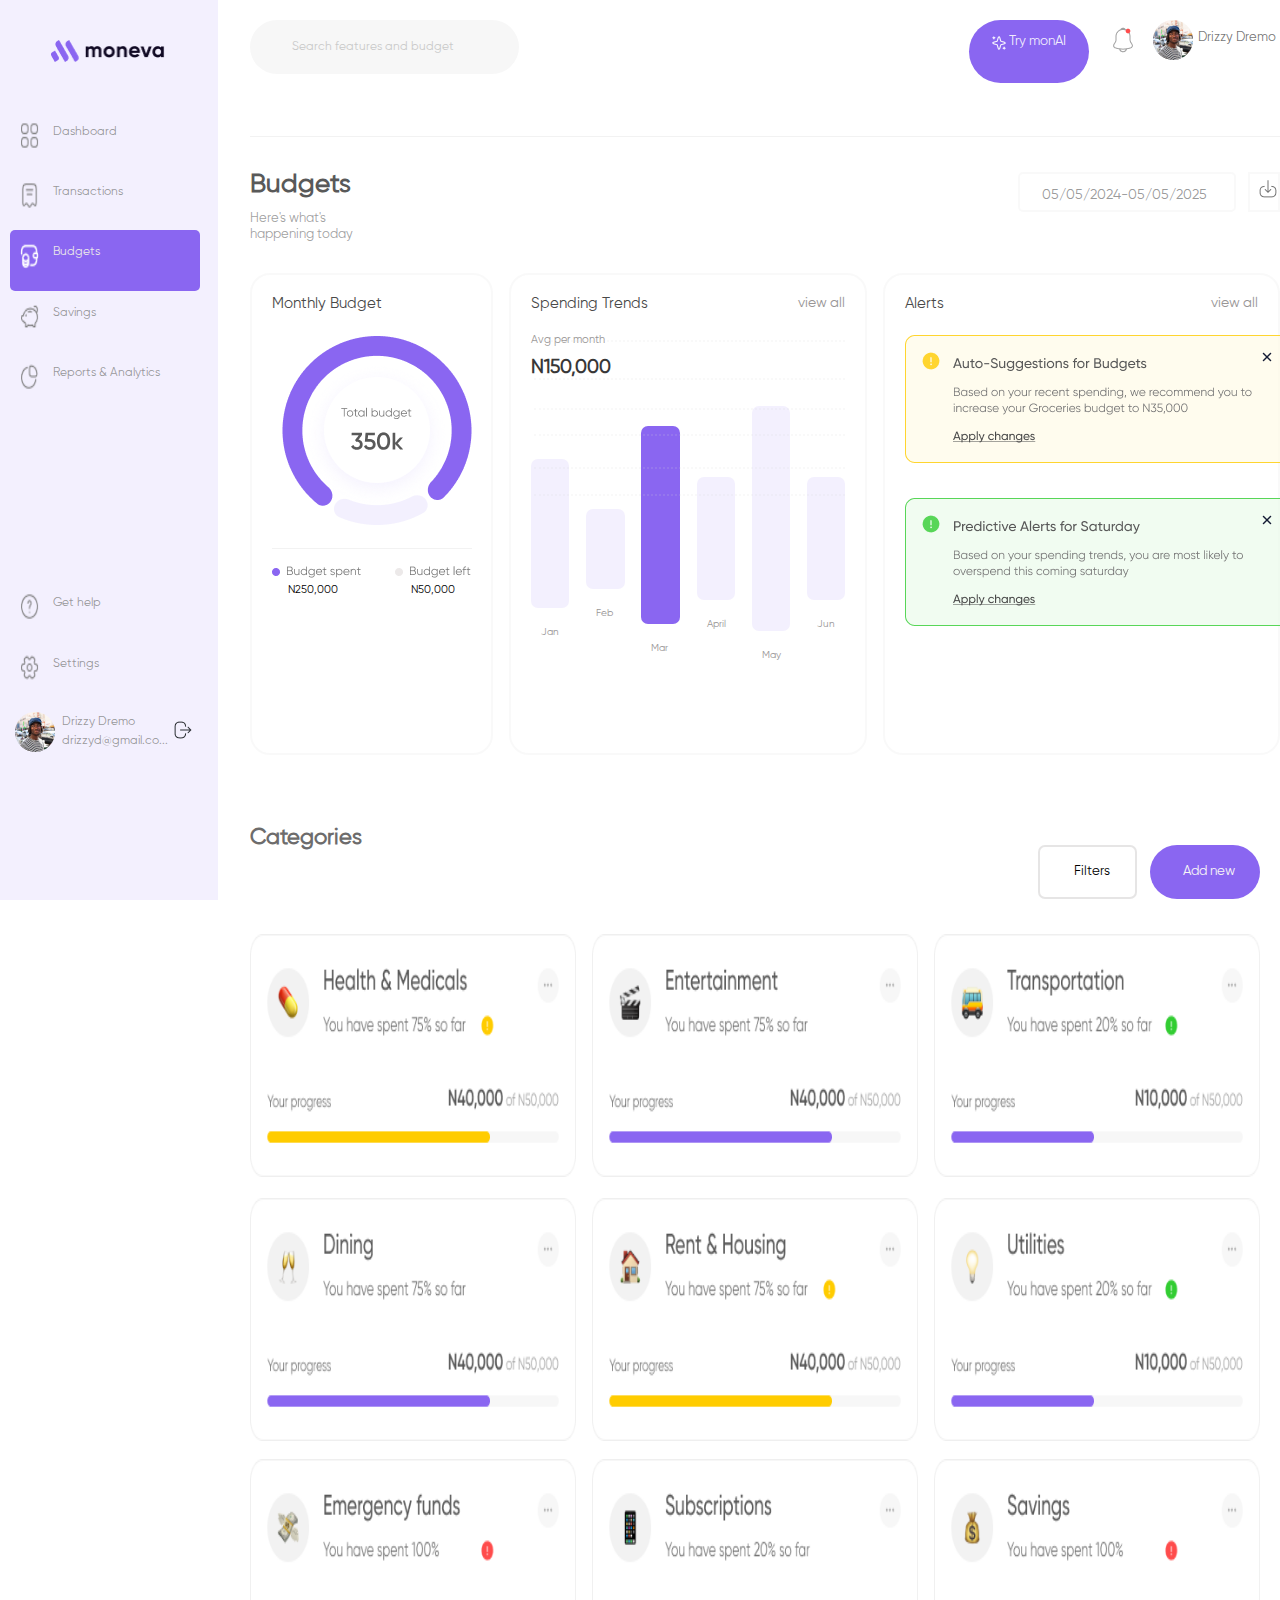
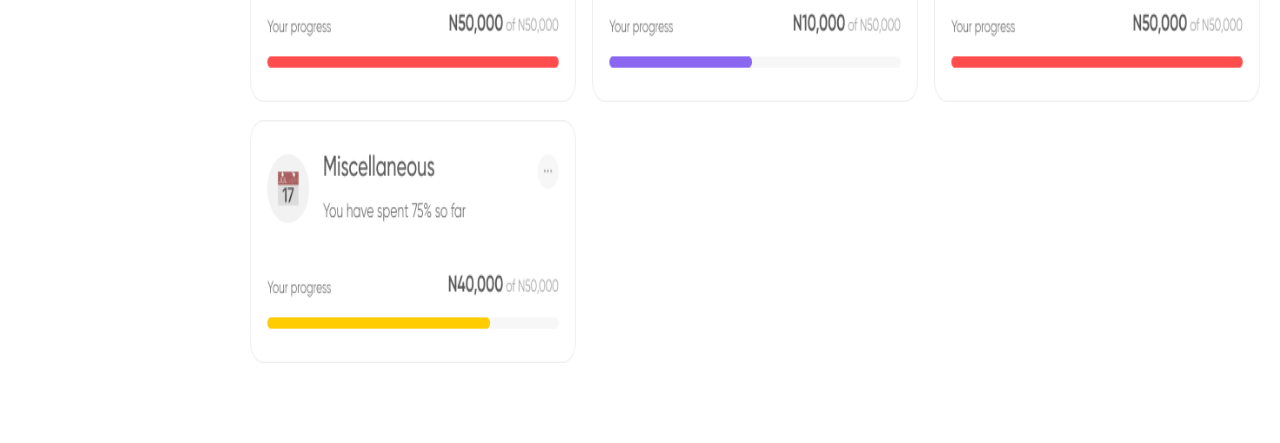
<file: Budgets - Moneva/index.html>
<!DOCTYPE html>
<html lang="en">
  <head>
    <meta charset="UTF-8" />
    <meta name="viewport" content="width=device-width, initial-scale=1.0" />
    <title>Budget</title>
    <link rel="stylesheet" href="budget.css" />
    <link rel="stylesheet" href="budget-tab.css" media="(max-width:1024px)" />
    <link rel="stylesheet" href="budget-mobile.css" media="(max-width:600px)" />
    <link
      rel="stylesheet"
      href="https://cdnjs.cloudflare.com/ajax/libs/font-awesome/6.5.2/css/all.min.css"
      integrity="sha512-SnH5WK+bZxgPHs44uWIX+LLJAJ9/2PkPKZ5QiAj6Ta86w+fsb2TkcmfRyVX3pBnMFcV7oQPJkl9QevSCWr3W6A=="
      crossorigin="anonymous"
      referrerpolicy="no-referrer"
    />
  </head>
  <body>
    <aside>
      <div class="sidebar">
        <img id="site-logo" src="images/Group 34757.png" />
        <ul>
          <div class="grey-menu1">
            <img id="nav-bar-icon-1" src="images/category-white.png" />
            <p><a href="#">Dashboard</a></p>
          </div>
          <div class="grey-menu1">
            <img id="nav-bar-icon-2" src="images/receipt.png" />
            <p><a href="#">Transactions</a></p>
          </div>
          <div class="blue-menu">
            <img id="nav-bar-icon-3" src="images/wallet white.png" />
            <p><a href="#">Budgets</a></p>
          </div>
          <div class="grey-menu1">
            <img id="nav-bar-icon-4" src="images/piggy-bank.png" />
            <p><a href="#">Savings</a></p>
          </div>
          <div class="grey-menu1">
            <img id="nav-bar-icon-5" src="images/graph.png" />
            <p><a href="#">Reports & Analytics</a></p>
          </div>
        </ul>
        <div class="sidebar-footer-opt1">
          <ul>
            <div class="grey-menu1">
              <img id="sidebar-footer-img" src="images/help-circle.png" />
              <p><a href="#">Get help</a></p>
            </div>
            <div class="grey-menu1">
              <img id="sidebar-footer-img" src="images/setting-2.png" />
              <p><a href="#">Settings</a></p>
            </div>
          </ul>
        </div>
        <div class="sidebar-logout">
          <div><img src="images/Avatars.png" /></div>
          <div class="sidebar-logout-text">
            <p>Drizzy Dremo</p>
            <p>drizzyd@gmail.co...</p>
          </div>
          <div class="logout-icon"><img src="images/logout.png" /></div>
        </div>
      </div>
    </aside>
    <div class="main-page">
      <header>
        <div class="header-container">
          <div class="burger-icon2"><i class="fa-solid fa-bars"></i></div>
          <div class="header-search-box">
            <input
              type="search"
              id="search-through"
              name="gsearch"
              placeholder="Search features and budget"
            />
            <i class="fa fa-search"></i>
          </div>
          <div class="header-button-div">
            <button class="btn1">
              <div class="header-button-div-img">
                <img id="header-button-icon" src="images/AI Icon 1.png" />
              </div>
              <div class="header-button-div-text">Try monAI</div>
            </button>
          </div>
          <div class="notification-div">
            <img src="images/notification.png" />
            <img id="red-dot" src="images/Ellipse 17.png" />
          </div>
          <div class="user-box">
            <div><img src="images/Avatars.png" /></div>
            <div class="user-box-name">
              <p>Drizzy Dremo<i class="fa fa-angle-down"></i></p>
            </div>
          </div>
        </div>
         <div class="header-search-box-mobile">
          <input
            type="search"
            id="search-through-mobile"
            name="gsearch-mobile"
            placeholder="Search features and budget"
          />
          <i class="fa fa-search"></i>
        </div>
        <div class="horizontal-line"></div>
      </header>
       <section>
        <div class="dashboard-div">
          <div class="dashboard-slide1">
            <div class="dashboard-text">
              <h2>Budgets</h2>
              <p>Here's what's happening today</p>
            </div>
            <div class="dashboard-date">
              <p><i class="fa fa-calendar"></i>05/05/2024-05/05/2025</p>
            </div>
             <div class="calendar-mobile"><i class="fa fa-calendar"></i></div>
            <div class="dashboard-img-div">
              <img id="dashboard-img" src="images/frame.png" />
            </div>
          </div>
        </section>
        <section>
          <div class="content-slide1">
            <div class="monthly-budget-box">
              <h2>Monthly Budget</h2>
              <img id="monthly-img" src="images/Group 34646.png">
              <div class="monthly-line"></div>
              <div class="budget-tracked-item">
                <div> 
                  <img id="spent-img" src="images/budget-spent.png" />
                  <p>N250,000</p>
                 </div>
              <div> 
                <img id="left-img" src="images/budget-left.png" />
                 <p>N50,000</p>
              </div>
             </div>
            </div>
             <div class="spending-trends-box">
              <div class="spending-item1">
                <div class="spending-slide1-text">
                <h2 class="trends">Spending Trends</h2>
                <p class="average">Avg per month</p>
                <p class="average-figure">N150,000</p>
               </div>
              <div><p class="view">view all</p></div>
              </div>
            <div class="month-graph">
              <div class="jan">
                <p class="jan-chart"></p>
                <p class="tag">Jan</p>
              </div>
              <div class="feb">
                <p class="feb-chart"></p>
                <p class="tag">Feb</p>
              </div>
              <div class="march">
                <p class="march-chart"></p>
                <p class="tag">Mar</p>
              </div>
              <div class="april">
                <p class="april-chart"></p>
                <p class="tag">April</p>
              </div>
              <div class="may">
                <p class="may-chart"></p>
                <p class="tag">May</p>
              </div>
              <div class="june">
                <p class="june-chart"></p>
                <p class="tag">Jun</p>
              </div>
            </div>
            <div class="horizontal-dotted"></div>
            <div class="horizontal-dotted-2"></div>
            <div class="horizontal-dotted-3"></div>
            <div class="horizontal-dotted-4"></div>
            <div class="horizontal-dotted-5"></div>
            <div class="horizontal-dotted-6"></div>
          </div>
           <div class="alerts-container">
              <div class="alerts-heading">
                <div><h2>Alerts</h2></div>
                <div><p class="view">view all</p></div>
              </div>
              <img id="alert-img" src="images/pink-frame.png">
              <img id="alert-img" src="images/green-frame.png">
            </div>
          </div>
           <div class="content-2">
            <div class="category-item">
              <div><h1>Categories</h1></div>
              <div class="categories-right">
                 <div class="mobile-right">
                <button class="filter-btn-mobile"><i class="fa-solid fa-sliders"></i></button>
                <button class="add-btn-mobile"><i class="fa-solid fa-plus"></i></button>
              </div>
                <button class="filter-btn"><i class="fa-solid fa-sliders"></i>Filters</button>
                <button class="add-btn"><i class="fa-solid fa-plus"></i>Add new</button>
              </div>
              
            </div >
            <div class="category-big-list">
            <div class="category-list">
              <div class="category-img-div"><img id="category-img" src="images/health.png"></div>
              <img id="category-img" src="images/entertainment.png">
              <img id="category-img" src="images/transportation.png">
            </div>
              <div class="category-list">
              <img id="category-img" src="images/dining.png">
              <img id="category-img" src="images/rent.png">
              <img id="category-img" src="images/utilities.png">
            </div>
             <div class="category-list">
              <img id="category-img" src="images/emergency.png">
              <img id="category-img" src="images/subscription.png">
              <img id="category-img" src="images/savings.png">
            </div>
             <div class="category-list">
              <img id="category-img" src="images/miscellaneous.png">
              </div>
            </div>
          </div>
        </section>
    </div>
  </body>
</html>
</file>
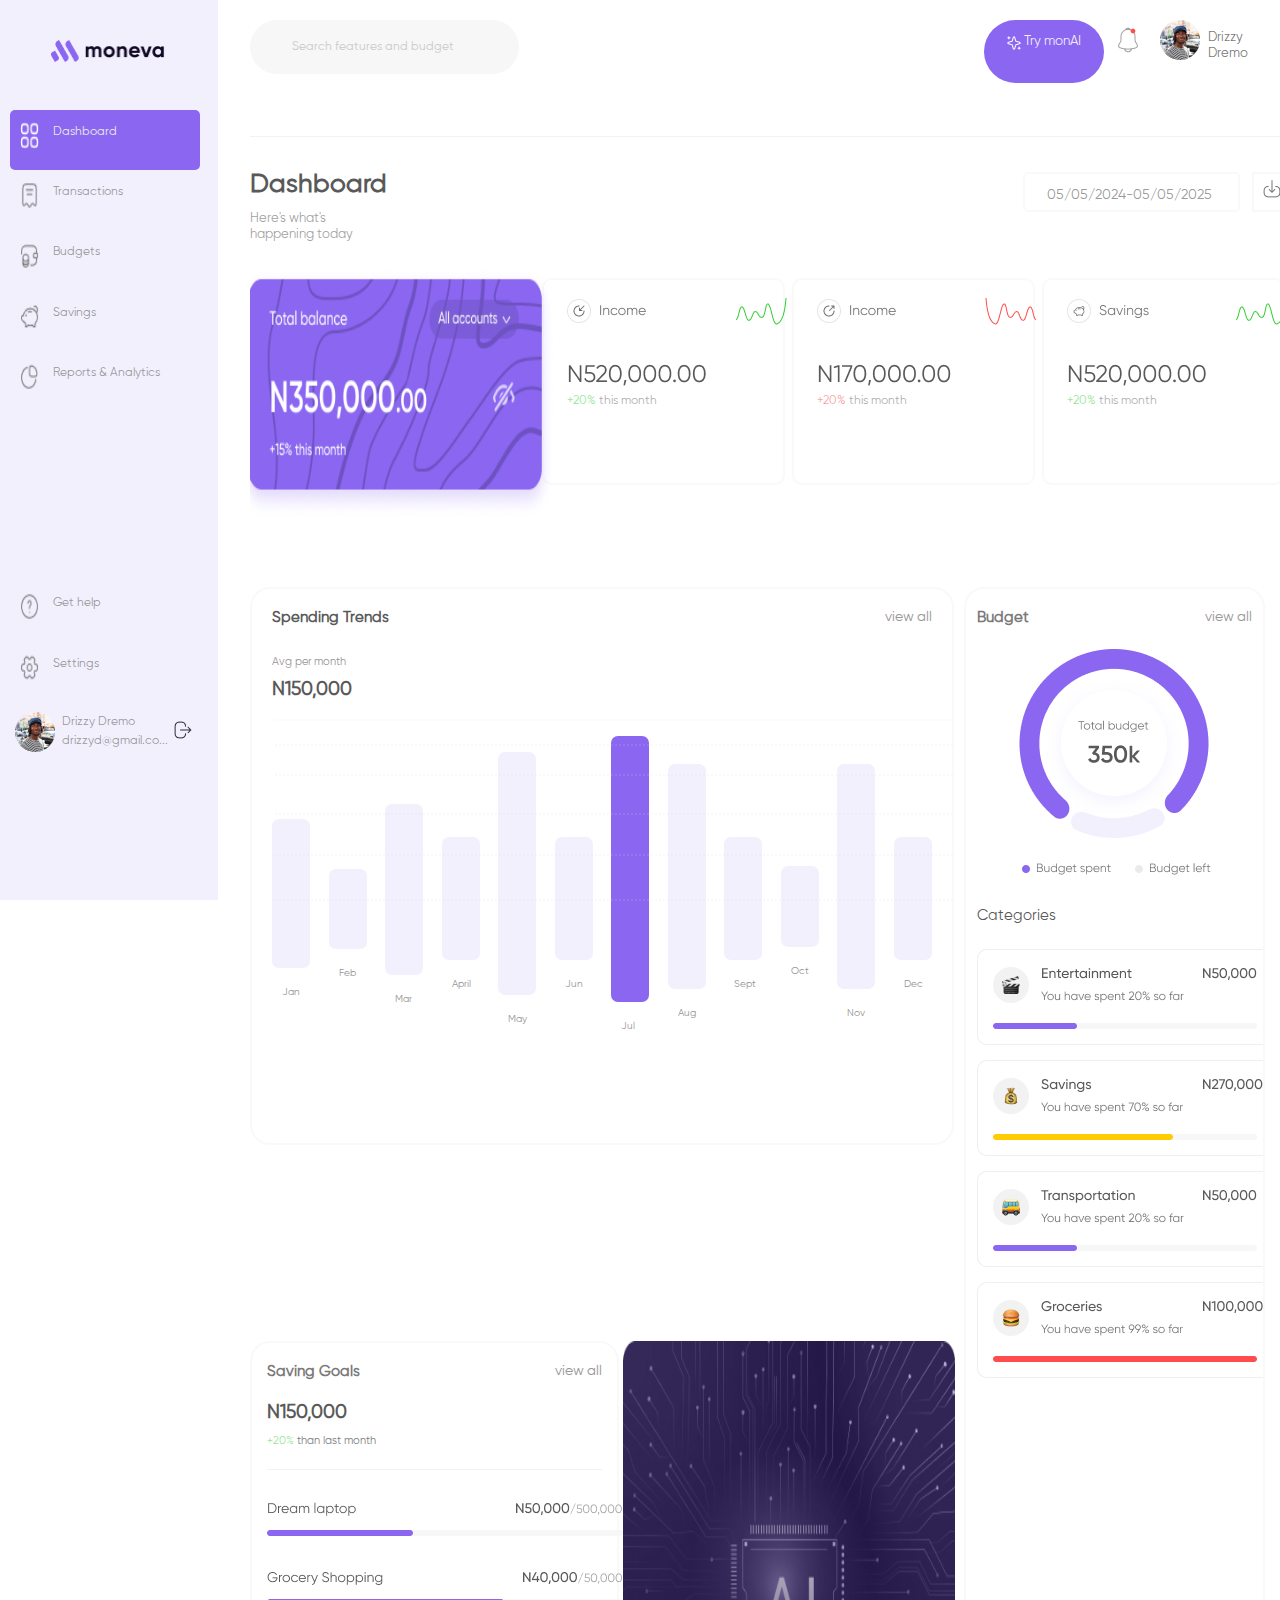
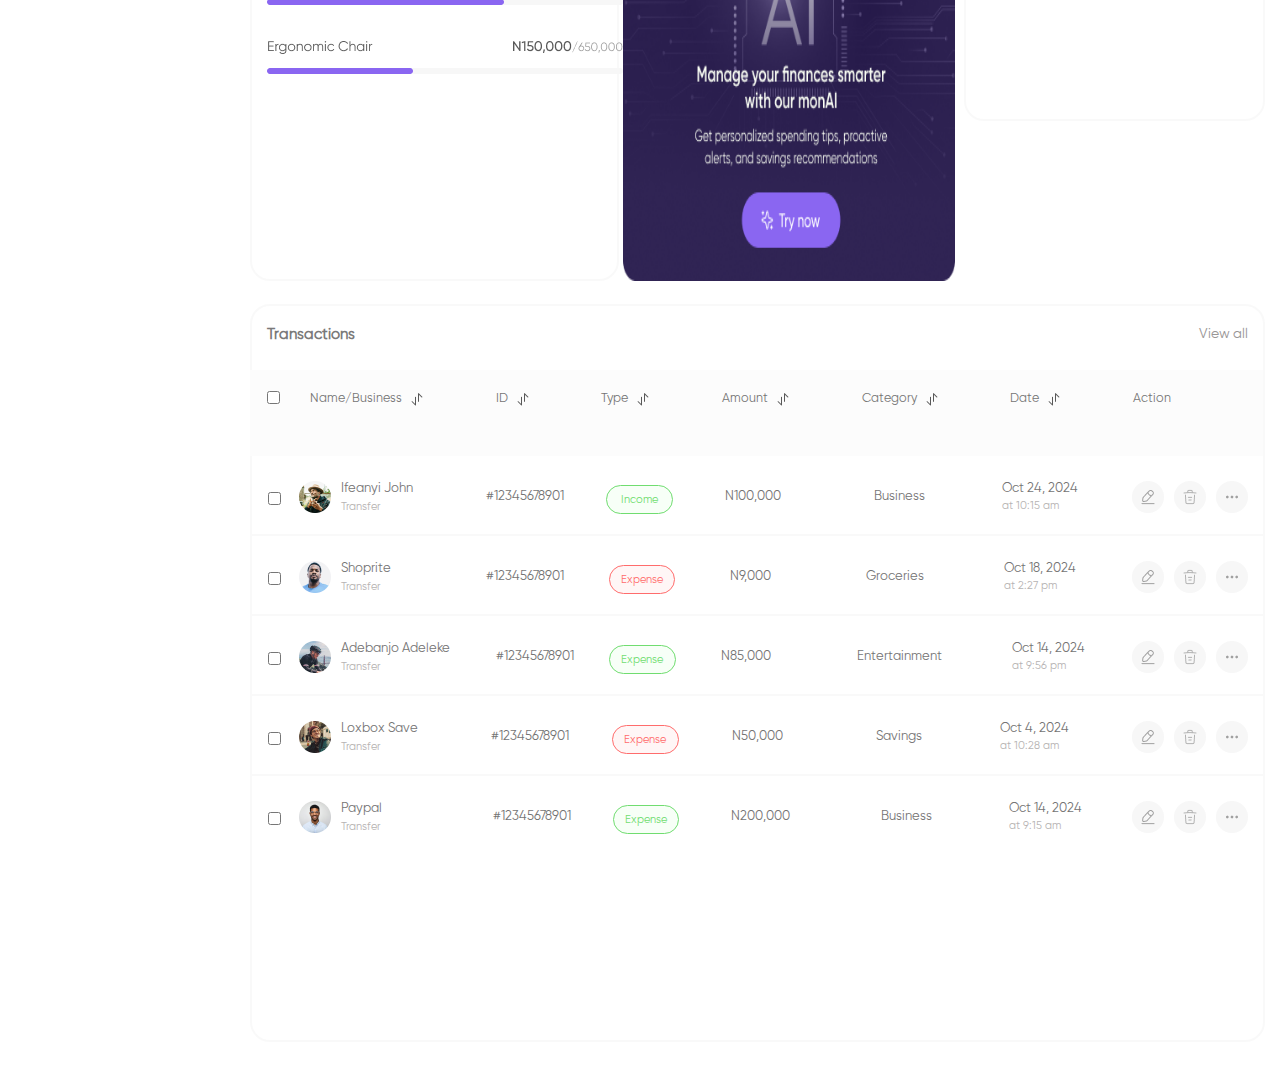
<file: Dashboard-Moneva/index.html>
<!DOCTYPE html>
<html lang="en">
  <head>
    <meta charset="UTF-8" />
    <meta name="viewport" content="width=device-width, initial-scale=1.0" />
    <title>Dashboard</title>
    <link rel="stylesheet" href="dashboard.css" />
    <link
      rel="stylesheet"
      href="dashboard-tab.css"
      media="(max-width:1024px)"
    />
    <link
      rel="stylesheet"
      href="dashboard-mobile.css"
      media="(max-width:600px)"
    />
    <link
      rel="stylesheet"
      href="https://cdnjs.cloudflare.com/ajax/libs/font-awesome/6.5.2/css/all.min.css"
      integrity="sha512-SnH5WK+bZxgPHs44uWIX+LLJAJ9/2PkPKZ5QiAj6Ta86w+fsb2TkcmfRyVX3pBnMFcV7oQPJkl9QevSCWr3W6A=="
      crossorigin="anonymous"
      referrerpolicy="no-referrer"
    />
  </head>
  <body>
    <aside>
      <div class="sidebar">
        <img id="site-logo" src="images/Group 34757.png" />
        <ul>
          <div class="blue-menu">
            <img id="nav-bar-icon-1" src="images/category.png" />
            <p><a href="#">Dashboard</a></p>
          </div>
          <div class="grey-menu1">
            <img id="nav-bar-icon-2" src="images/receipt.png" />
            <p><a href="#">Transactions</a></p>
          </div>
          <div class="grey-menu1">
            <img id="nav-bar-icon-3" src="images/wallet-money.png" />
            <p><a href="#">Budgets</a></p>
          </div>
          <div class="grey-menu1">
            <img id="nav-bar-icon-4" src="images/piggy-bank.png" />
            <p><a href="#">Savings</a></p>
          </div>
          <div class="grey-menu1">
            <img id="nav-bar-icon-5" src="images/graph.png" />
            <p><a href="#">Reports & Analytics</a></p>
          </div>
        </ul>
        <div class="sidebar-footer-opt1">
          <ul>
            <div class="grey-menu1">
              <img id="sidebar-footer-img" src="images/help-circle.png" />
              <p><a href="#">Get help</a></p>
            </div>
            <div class="grey-menu1">
              <img id="sidebar-footer-img" src="images/setting-2.png" />
              <p><a href="#">Settings</a></p>
            </div>
          </ul>
        </div>
        <div class="sidebar-logout">
          <div><img src="images/Avatars.png" /></div>
          <div class="sidebar-logout-text">
            <p>Drizzy Dremo</p>
            <p>drizzyd@gmail.co...</p>
          </div>
          <div class="logout-icon"><img src="images/logout.png" /></div>
        </div>
      </div>
    </aside>
    <div class="main-page">
      <header>
        <div class="header-container">
          <div class="burger-icon2"><i class="fa-solid fa-bars"></i></div>
          <div class="header-search-box">
            <input
              type="search"
              id="search-through"
              name="gsearch"
              placeholder="Search features and budget"
            />
            <i class="fa fa-search"></i>
          </div>
          <div class="header-button-div">
            <button class="btn1">
              <div class="header-button-div-img">
                <img id="header-button-icon" src="images/AI Icon 1.png" />
              </div>
              <div class="header-button-div-text">Try monAI</div>
            </button>
          </div>
          <div class="notification-div">
            <img src="images/notification.png" />
            <img id="red-dot" src="images/Ellipse 17.png" />
          </div>
          <div class="user-box">
            <div><img src="images/Avatars.png" /></div>
            <div class="user-box-name">
              <p>Drizzy Dremo<i class="fa fa-angle-down"></i></p>
            </div>
          </div>
        </div>
        <div class="header-search-box-mobile">
          <input
            type="search"
            id="search-through-mobile"
            name="gsearch-mobile"
            placeholder="Search features and budget"
          />
          <i class="fa fa-search"></i>
        </div>
        <div class="horizontal-line"></div>
      </header>
      <section>
        <div class="dashboard-div">
          <div class="dashboard-slide1">
            <div class="dashboard-text">
              <h2>Dashboard</h2>
              <p>Here's what's happening today</p>
            </div>
            <div class="dashboard-date">
              <p><i class="fa fa-calendar"></i>05/05/2024-05/05/2025</p>
            </div>
            <div class="calendar-mobile"><i class="fa fa-calendar"></i></div>
            <div class="dashboard-img-div">
              <img id="dashboard-img" src="images/frame.png" />
            </div>
          </div>
          <div class="accounts-container">
            <div>
              <img id="first-account" src="images/Group 34750.png" />
            </div>
            <div class="second-account">
              <img src="images/Frame 1437253919.png" />
              <p><span class="green">+20%</span> this month</p>
            </div>
            <div class="third-account">
              <img src="images/income.png" />
              <p><span class="red">+20%</span> this month</p>
            </div>
            <div class="fourth-account">
              <img src="images/savings.png" />
              <p><span class="green">+20%</span> this month</p>
            </div>
          </div>
        </div>
      </section>
      <section>
        <div class="spending-budget">
          <div class="spending-container">
            <div class="spending-slide1">
              <div class="spending-slide1-text">
                <p class="trends">Spending Trends</p>
                <p class="average">Avg per month</p>
                <p class="average-figure">N150,000</p>
              </div>
              <div><p class="view">view all</p></div>
            </div>
            <div class="spending-slide2">
              <div class="jan">
                <p class="jan-chart"></p>
                <p class="tag1">Jan</p>
              </div>
              <div class="feb">
                <p class="feb-chart"></p>
                <p class="tag2">Feb</p>
              </div>
              <div class="march">
                <p class="march-chart"></p>
                <p class="tag3">Mar</p>
              </div>
              <div class="april">
                <p class="april-chart"></p>
                <p class="tag4">April</p>
              </div>
              <div class="may">
                <p class="may-chart"></p>
                <p class="tag5">May</p>
              </div>
              <div class="june">
                <p class="june-chart"></p>
                <p class="tag6">Jun</p>
              </div>
              <div class="july">
                <p class="july-chart"></p>
                <p class="tag7">Jul</p>
              </div>
              <div class="august">
                <p class="august-chart"></p>
                <p class="tag8">Aug</p>
              </div>
              <div class="september">
                <p class="september-chart"></p>
                <p class="tag9">Sept</p>
              </div>
              <div class="oct">
                <p class="oct-chart"></p>
                <p class="tag10">Oct</p>
              </div>
              <div class="nov">
                <p class="nov-chart"></p>
                <p class="tag11">Nov</p>
              </div>
              <div class="dec">
                <p class="dec-chart"></p>
                <p class="tag12">Dec</p>
              </div>
            </div>
            <div class="horizontal-dotted"></div>
            <div class="horizontal-dotted-2"></div>
            <div class="horizontal-dotted-3"></div>
            <div class="horizontal-dotted-4"></div>
            <div class="horizontal-dotted-5"></div>
            <div class="horizontal-dotted-6"></div>
          </div>
          <div class="budget-container">
            <div class="budget-slide1">
              <div class="budget-item1"><p>Budget</p></div>
              <div class="view"><p>view all</p></div>
            </div>
            <div class="budget-circle">
              <img src="images/Group 34646.png" />
            </div>
            <div>
              <img id="spent-img" src="images/budget-spent.png" />
              <img id="left-img" src="images/budget-left.png" />
            </div>
            <div class="categories-item-box">
              <p>Categories</p>
              <img id="categories-img" src="images/entertainment.png" />
              <img id="categories-img" src="images/save.png" />
              <img id="categories-img" src="images/transportation.png" />
              <img id="categories-img2" src="images/groceries.png" />
            </div>
          </div>
        </div>
      </section>
      <section>
        <div class="saving-goals-container">
          <div class="saving-goals">
            <div class="goals-head-item">
              <div class="goals-head-item1"><p>Saving Goals</p></div>
              <div><p class="view">view all</p></div>
            </div>
            <div class="goals-head-item2">
              <p class="average-figure">N150,000</p>
              <p class="last-month">
                <span class="green2">+20%</span> than last month
              </p>
            </div>
            <div class="goals-horizontal"></div>
            <img id="goals-img" src="images/laptop.png" />
            <img id="goals-img" src="images/progress bar savings.png" />
            <img id="goals-img" src="images/chair.png" />
          </div>
          <div><img id="ai-img" src="images/Ai.png" /></div>
        </div>
      </section>
      <section>
        <div class="transactions-container">
          <div class="transactions-head-item">
            <p class="transact">Transactions</p>
            <p class="view">View all</p>
          </div>
          <div class="transaction-header">
            <div class="name-tag">
              <div><input type="checkbox" id="mycheck" /></div>
              <div class="name-tag1"><p>Name/Business</p></div>
              <div><img src="images/transaction-icon.png" /></div>
            </div>
            <div class="remove">
              <div class="name-tag">
                <div class="name-tag1"><p>ID</p></div>
                <div><img src="images/transaction-icon.png" /></div>
              </div>
            </div>
            <div class="remove">
              <div class="name-tag">
                <div class="name-tag1"><p>Type</p></div>
                <div><img src="images/transaction-icon.png" /></div>
              </div>
            </div>
            <div class="adjust">
              <div class="name-tag">
                <div class="name-tag1"><p>Amount</p></div>
                <div><img src="images/transaction-icon.png" /></div>
              </div>
            </div>
            <div class="remove">
              <div class="name-tag">
                <div class="name-tag1"><p>Category</p></div>
                <div><img src="images/transaction-icon.png" /></div>
              </div>
            </div>
            <div class="remove">
              <div class="name-tag">
                <div class="name-tag1"><p>Date</p></div>
                <div><img src="images/transaction-icon.png" /></div>
              </div>
            </div>
            <div class="remove">
              <div class="name-tag">
                <div class="name-tag1"><p>Action</p></div>
              </div>
            </div>
          </div>
          <div class="transaction-detail">
            <div class="transaction-detail-item1">
              <div class="transaction-check">
                <input type="checkbox" id="mycheck" />
              </div>
              <div class="transaction-img-div">
                <img src="images/Ellipse 32.png" />
              </div>
              <div class="transaction-names">
                <p class="definite-name">Ifeanyi John</p>
                <p class="mode">Transfer</p>
              </div>
            </div>
            <div><p class="serial-num">#12345678901</p></div>
            <div><button class="serial-btn">Income</button></div>
            <div><p class="transaction-fig">N100,000</p></div>
            <div class="remove">
              <div>
                <p class="transaction-text">
                  Business<i class="fa fa-caret-down"></i>
                </p>
              </div>
            </div>
            <div class="remove">
              <div>
                <p class="transaction-date">Oct 24, 2024</p>
                <p class="transaction-time">at 10:15 am</p>
              </div>
            </div>
            <div class="remove">
              <div><img src="images/3musketeers.png" /></div>
            </div>
          </div>
          <div class="transaction-detail">
            <div class="transaction-detail-item1">
              <div class="transaction-check">
                <input type="checkbox" id="mycheck" />
              </div>
              <div class="transaction-img-div">
                <img src="images/second-img.png" />
              </div>
              <div class="transaction-names">
                <p class="definite-name">Shoprite</p>
                <p class="mode">Transfer</p>
              </div>
            </div>
            <div><p class="serial-num2">#12345678901</p></div>
            <div><button class="serial-btn2">Expense</button></div>
            <div><p class="transaction-fig">N9,000</p></div>
            <div class="remove">
              <div>
                <p class="transaction-text">
                  Groceries<i class="fa fa-caret-down"></i>
                </p>
              </div>
            </div>
            <div class="remove">
              <div>
                <p class="transaction-date">Oct 18, 2024</p>
                <p class="transaction-time">at 2:27 pm</p>
              </div>
            </div>
            <div class="remove">
              <div><img src="images/3musketeers.png" /></div>
            </div>
          </div>
          <div class="transaction-detail">
            <div class="transaction-detail-item1">
              <div class="transaction-check">
                <input type="checkbox" id="mycheck" />
              </div>
              <div class="transaction-img-div">
                <img src="images/image3.png" />
              </div>
              <div class="transaction-names">
                <p class="definite-name">Adebanjo Adeleke</p>
                <p class="mode">Transfer</p>
              </div>
            </div>
            <div><p class="serial-num3">#12345678901</p></div>
            <div><button class="serial-btn">Expense</button></div>
            <div><p class="transaction-fig">N85,000</p></div>
            <div class="remove">
              <div>
                <p class="transaction-text">
                  Entertainment<i class="fa fa-caret-down"></i>
                </p>
              </div>
            </div>
            <div class="remove">
              <div>
                <p class="transaction-date">Oct 14, 2024</p>
                <p class="transaction-time">at 9:56 pm</p>
              </div>
            </div>
            <div class="remove">
              <div><img src="images/3musketeers.png" /></div>
            </div>
          </div>
          <div class="transaction-detail">
            <div class="transaction-detail-item1">
              <div class="transaction-check">
                <input type="checkbox" id="mycheck" />
              </div>
              <div class="transaction-img-div">
                <img src="images/image4.png" />
              </div>
              <div class="transaction-names">
                <p class="definite-name">Loxbox Save</p>
                <p class="mode">Transfer</p>
              </div>
            </div>
            <div><p class="serial-num">#12345678901</p></div>
            <div><button class="serial-btn2">Expense</button></div>
            <div><p class="transaction-fig">N50,000</p></div>
            <div class="remove">
              <div>
                <p class="transaction-text">
                  Savings<i class="fa fa-caret-down"></i>
                </p>
              </div>
            </div>
            <div class="remove">
              <div>
                <p class="transaction-date">Oct 4, 2024</p>
                <p class="transaction-time">at 10:28 am</p>
              </div>
            </div>
            <div class="remove">
              <div><img src="images/3musketeers.png" /></div>
            </div>
          </div>
          <div class="transaction-detail2">
            <div class="transaction-detail-item1">
              <div class="transaction-check">
                <input type="checkbox" id="mycheck" />
              </div>
              <div class="transaction-img-div">
                <img src="images/image5.png" />
              </div>
              <div class="transaction-names">
                <p class="definite-name">Paypal</p>
                <p class="mode">Transfer</p>
              </div>
            </div>
            <div><p class="serial-num4">#12345678901</p></div>
            <div><button class="serial-btn">Expense</button></div>
            <div><p class="transaction-fig">N200,000</p></div>
            <div class="remove">
              <div>
                <p class="transaction-text">
                  Business<i class="fa fa-caret-down"></i>
                </p>
              </div>
            </div>
            <div class="remove">
              <div>
                <p class="transaction-date">Oct 14, 2024</p>
                <p class="transaction-time">at 9:15 am</p>
              </div>
            </div>
            <div class="remove">
              <div><img src="images/3musketeers.png" /></div>
            </div>
          </div>
        </div>
        <div class="transaction-mobile">
          <div class="mobile-transaction-header">
            <div><p class="transact">Transactions</p></div>
            <div><p class="view">view all</p></div>
          </div>
          <div class="transaction-one">
            <div class="transaction-item1">
              <div class="transaction-img-div">
                <img src="images/Ellipse 32.png" />
              </div>
              <div class="namesss">
                <p class="definite-name">Ifeanyi John</p>
                <p class="mode">Oct 24, 2024</p>
              </div>
            </div>
            <div class="transaction-item2">
              <p class="t-green">+N100,000.00</p>
              <p class="mobile-transfer">Transfer</p>
            </div>
          </div>
          <div class="transaction-one">
            <div class="transaction-item1">
              <div class="transaction-img-div">
                <img src="images/second-img.png" />
              </div>
              <div class="namesss">
                <p class="definite-name">Shoprite</p>
                <p class="mode">Oct 18, 2024</p>
              </div>
            </div>
            <div class="transaction-item2">
              <p class="t-red">-N9,000.00</p>
              <p class="mobile-transfer">Transfer</p>
            </div>
          </div>
          <div class="transaction-one">
            <div class="transaction-item1">
              <div class="transaction-img-div">
                <img src="images/image3.png" />
              </div>
              <div class="namesss">
                <p class="definite-name">Adebanjo Adeleke</p>
                <p class="mode">Oct 14, 2024</p>
              </div>
            </div>
            <div class="transaction-item2">
              <p class="t-green">85,000.00</p>
              <p class="mobile-transfer">Transfer</p>
            </div>
          </div>

          <div class="transaction-one">
            <div class="transaction-item1">
              <div class="transaction-img-div">
                <img src="images/image4.png" />
              </div>
              <div class="namesss">
                <p class="definite-name">LoxBox</p>
                <p class="mode">Oct 4, 2024</p>
              </div>
            </div>
            <div>
              <p class="t-red">-N50,000.00</p>
              <p class="mobile-transfer">Transfer</p>
            </div>
          </div>
          <div class="transaction-one">
            <div class="transaction-item1">
              <div class="transaction-img-div">
                <img src="images/image5.png" />
              </div>
              <div class="namesss">
                <p class="definite-name">Paypal</p>
                <p class="mode">Oct 4, 2024</p>
              </div>
            </div>
            <div>
              <p class="t-green">+N200,000.00</p>
              <p class="mobile-transfer">Transfer</p>
            </div>
          </div>
        </div>
      </section>
    </div>
  </body>
</html>
</file>
<file: Budgets - Moneva/budget.css>
* {
  margin: 0;
  padding: 0;
  box-sizing: border-box;
  font-family: "Gilroy", sans-serif;
}

html {
  font-size: 62.5%;
  scroll-behavior: smooth;
  overflow-x: hidden;
}
@font-face {
  font-family: "Gilroy";
  src: url(font/Gilroy/Gilroy-Regular.otf);
}
.sidebar {
  background-color: #f3f0fe;
  width: 17vw;
  height: 100vh;
  padding-top: 4rem;
  padding-left: 5rem;
  position: fixed;
}
#site-logo {
  width: 9vw;
}
.sidebar ul {
  list-style: none;
  position: relative;
  margin-top: 4.5rem;
}
.sidebar li {
  line-height: 5rem;
}
.sidebar li:hover {
  background-color: rgba(224, 221, 235, 0.2);
}
.sidebar ul li a {
  text-decoration: none;
  font-size: 1.2rem;
  color: rgb(128, 128, 128, 0.8);
  font-weight: 300;
}
.sidebar ul li:hover {
  background-color: rgba(224, 221, 235, 0.2);
  margin-right: 2rem;
}
.blue-menu {
  background-color: #8a66f1;
  display: flex;
  height: 6.7vh;
  margin-left: -4rem;
  margin-right: 1.8rem;
  border-radius: 0.5rem;
  padding-top: 1.2rem;
  padding-left: 1rem;
}
.grey-menu1 {
  display: flex;
  height: 6.7vh;
  margin-left: -4rem;
  margin-right: 1.8rem;
  border-radius: 0.5rem;
  padding-top: 1.2rem;
  padding-left: 1rem;
}
.grey-menu1:hover {
  background-color: rgba(224, 221, 235, 0.2);
  margin-right: 2rem;
  border-radius: 0.1rem;
}
.grey-menu1 a {
  text-decoration: none;
  font-size: 1.2rem;
  color: rgb(128, 128, 128, 0.8);
  font-weight: 300;
  padding-left: 1.4rem;
}
.grey-menu1 p {
  padding-top: 0.3rem;
}
.blue-menu p {
  padding-top: 0.3rem;
}
.blue-menu a {
  text-decoration: none;
  font-size: 1.2rem;
  color: rgb(235, 233, 233);
  font-weight: 300;
  padding-left: 1.4rem;
}
#nav-bar-icon-5 {
  width: 1.5vw;
  height: 3vh;
  padding-left: -3rem;
}
#nav-bar-icon-1 {
  width: 1.5vw;
  height: 3vh;
  padding-left: -3rem;
}
#nav-bar-icon-2 {
  width: 1.5vw;
  height: 3vh;
  padding-left: -3rem;
}
#nav-bar-icon-3 {
  width: 1.5vw;
  height: 3vh;
  padding-left: -3rem;
}
#nav-bar-icon-4 {
  width: 1.5vw;
  height: 3vh;
  padding-left: -3rem;
}
#sidebar-footer-img {
  width: 1.5vw;
  height: 3vh;
  padding-left: -3rem;
}
.sidebar-footer-opt1 {
  margin-top: 17rem;
}
.sidebar-logout {
  display: flex;
  margin-left: -3.5rem;
  margin-top: 1rem;
}
.sidebar-logout-text {
  margin-left: 0.7rem;
  margin-top: 0.3rem;
}
.sidebar-logout-text p {
  font-size: 1.2rem;
  padding-bottom: 0.5rem;
  color: rgb(128, 128, 128, 0.8);
}
.logout-icon {
  margin-top: 0.8rem;
  margin-left: 0.5rem;
}
.main-page {
  margin-left: 25rem;
  display: inline-block;
  overflow-x: hidden;
}
.header-container {
  display: flex;
  height: 12.9vh;
  padding-top: 2rem;
}
.header-search-box {
  position: relative;
}
.burger-icon2 {
  visibility: hidden;
  margin-left: 0rem;
  margin-top: 1.2rem;
}
.fa-bars {
  visibility: visible;
  font-size: 0rem;
}
#search-through {
  width: 21vw;
  height: 6vh;
  border: none;
  border-radius: 7rem;
  background-color: #f7f7f7;
  padding-left: 4.2rem;
}
::placeholder {
  color: rgba(202, 202, 202, 1);
  font-size: 1.2rem;
}
.fa-search {
  position: absolute;
  top: 1.2rem;
  left: 1.8rem;
  font-size: 1.6rem;
  olor: rgba(202, 202, 202, 1);
  color: green;
}
.header-button-div {
  margin-left: 45rem;
}
.btn1 {
  background-color: #8a66f1;
  border-radius: 9rem;
  width: 9.4vw;
  height: 7vh;
  border: none;
  color: rgb(255, 255, 255, 0.9);
  transition: 0.2s;
  display: flex;
}
.btn1:hover {
  background-color: #7a57d8;
}
#header-button-icon {
  padding-top: 2rem;
}
.header-button-div-text {
  padding-top: 1.4rem;
  padding-left: rem;
}
.header-button-div-img {
  margin-top: -0.7rem;
  margin-left: 2rem;
}
.notification-div {
  margin-left: 2rem;
  margin-top: 0.6rem;
  position: relative;
}
#red-dot {
  position: absolute;
  top: 0.2rem;
  left: 1.6rem;
}
.user-box {
  display: flex;
  margin-left: 1.6rem;
}
.user-box-name {
  margin-top: 1rem;
  margin-left: 0.5rem;
}
.user-box-name p {
  font-size: 1.3rem;
  color: rgba(82, 82, 82, 0.8);
}
.fa-angle-down {
  padding-left: 0.3rem;
}
.header-search-box-mobile {
  visibility: hidden;
}
.horizontal-line {
  border-bottom: solid 0.1rem rgb(128, 128, 128, 0.1);
  margin-left: -4rem;
  margin-right: -3rem;
}
.dashboard-div {
  margin-bottom: 3rem;
  padding-top: 3.3rem;
  overflow-x: hidden;
}
.dashboard-slide1 {
  display: flex;
}
.dashboard-text h2 {
  color: rgba(89, 89, 89, 1);
  font-size: 2.6rem;
  padding-bottom: 1rem;
}
.dashboard-text p {
  color: rgba(117, 117, 117, 0.7);
  font-size: 1.3rem;
  font-weight: 300;
}
.dashboard-date {
  margin-left: 63rem;
  margin-top: 0.2rem;
}
.dashboard-date p {
  border: solid 0.2rem rgba(214, 212, 212, 0.15);
  width: 17vw;
  height: 4rem;
  font-size: 1.4rem;
  padding-left: 3.2rem;
  padding-top: 1.1rem;
  color: rgb(128, 128, 128, 0.8);
  border-radius: 0.5rem;
}
.fa-calendar {
  margin-left: -2rem;
  font-size: 1.7rem;
  margin-top: -0.2rem;
  padding-right: 1rem;
}
.dashboard-img-div {
  margin-left: 1.2rem;
  border: solid 0.2rem rgba(214, 212, 212, 0.15);
  width: 3vw;
  height: 4rem;
  padding-left: 0.8rem;
  padding-top: 0.5rem;
  margin-top: 0.2rem;
}
.content-slide1 {
  display: flex;
  justify-content: space-between;
}
.calendar-mobile {
  visibility: hidden;
}
.monthly-budget-box {
  height: 53.5vh;
  width: 19vw;
  border: solid 0.2rem rgba(214, 212, 212, 0.15);
  border-radius: 2rem;
  padding-top: 2rem;
  padding-left: 2rem;
  padding-right: 2rem;
}
.monthly-budget-box h2 {
  color: #494949;
  font-weight: 300;
  padding-bottom: 2.3rem;
}
#monthly-img {
  margin-left: 1rem;
}
.monthly-line {
  border-bottom: solid 0.1rem rgb(128, 128, 128, 0.1);
  margin-top: 2rem;
  width: 20rem;
  margin-bottom: 1.5rem;
}
.budget-tracked-item {
  display: flex;
  justify-content: space-between;
}
.budget-tracked-item p {
  padding-left: 1.6rem;
  font-size: 1.1rem;
}
.spending-trends-box {
  width: 28vw;
  height: 53.5vh;
  border: solid 0.2rem rgba(214, 212, 212, 0.15);
  border-radius: 2rem;
}
.spending-item1 {
  display: flex;
  justify-content: space-between;
  padding-top: 2rem;
  margin-left: 2rem;
  margin-right: 2rem;
  position: relative;
}
.trends {
  color: #494949;
  font-weight: 300;
  padding-bottom: 2rem;
}
.average {
  font-size: 1.1rem;
  color: rgb(153, 150, 150);
  padding-bottom: 1rem;
  font-weight: 300;
}
.average-figure {
  font-size: 1.9rem;
  color: rgb(56, 55, 55);
  font-weight: 800;
}
.view {
  font-size: 1.4rem;
  color: rgb(153, 150, 150);
  font-weight: 300;
}
.month-graph {
  display: flex;
  justify-content: space-between;
  margin-left: 2rem;
  margin-right: 2rem;
}
.jan-chart {
  background-color: #f3f0fe;
  width: 3vw;
  height: 16.6vh;
  border-radius: 0.7rem;
  margin-top: 8rem;
}
.jan-chart:hover {
  background-color: #8a66f1;
}
.tag {
  padding-top: 1.8rem;
  color: rgb(153, 150, 150);
  padding-left: 1rem;
}

.feb-chart {
  background-color: #f3f0fe;
  width: 3vw;
  height: 8.9vh;
  border-radius: 0.7rem;
  margin-top: 13rem;
}
.feb-chart:hover {
  background-color: #8a66f1;
}
.tag {
  padding-top: 1.8rem;
  color: rgb(153, 150, 150);
  padding-left: 1rem;
}

.march-chart {
  background-color: #8a66f1;
  width: 3vw;
  height: 22vh;
  border-radius: 0.7rem;
  margin-top: 4.7rem;
}
.march-chart:hover {
  background-color: #8a66f1;
}

.april-chart {
  background-color: #f3f0fe;
  width: 3vw;
  height: 13.7vh;
  border-radius: 0.7rem;
  margin-top: 9.8rem;
}
.april-chart:hover {
  background-color: #8a66f1;
}

.may-chart {
  background-color: #f3f0fe;
  width: 3vw;
  height: 25vh;
  border-radius: 0.7rem;
  margin-top: 2.7rem;
}
.may-chart:hover {
  background-color: #8a66f1;
}

.june-chart {
  background-color: #f3f0fe;
  width: 3vw;
  height: 13.7vh;
  border-radius: 0.7rem;
  margin-top: 9.8rem;
}
.june-chart:hover {
  background-color: #8a66f1;
}
.horizontal-dotted {
  border-top: dotted 0.2rem rgba(214, 212, 212, 0.15);
  width: 24.3vw;
  margin-left: 2.3rem;
  position: absolute;
  top: 34rem;
}
.horizontal-dotted-2 {
  border-top: dotted 0.2rem rgba(214, 212, 212, 0.15);
  width: 24.3vw;
  margin-left: 2.3rem;
  position: absolute;
  top: 37.8rem;
}
.horizontal-dotted-3 {
  border-top: dotted 0.2rem rgba(214, 212, 212, 0.15);
  width: 24.3vw;
  margin-left: 2.3rem;
  position: absolute;
  top: 40.8rem;
}
.horizontal-dotted-4 {
  border-top: dotted 0.2rem rgba(214, 212, 212, 0.15);
  width: 24.3vw;
  margin-left: 2.3rem;
  position: absolute;
  top: 43.4rem;
}
.horizontal-dotted-5 {
  border-top: dotted 0.2rem rgba(214, 212, 212, 0.15);
  width: 24.3vw;
  margin-left: 2.3rem;
  position: absolute;
  top: 46.7rem;
}
.horizontal-dotted-6 {
  border-top: dotted 0.2rem rgba(214, 212, 212, 0.15);
  width: 24.3vw;
  margin-left: 2.3rem;
  position: absolute;
  top: 49.4rem;
}
.alerts-container {
  height: 53.5vh;
  width: 31vw;
  border: solid 0.2rem rgba(214, 212, 212, 0.15);
  border-radius: 2rem;
  padding-top: 2rem;
  padding-left: 2rem;
  padding-right: 2rem;
}
.alerts-heading {
  display: flex;
  justify-content: space-between;
}
.alerts-heading h2 {
  color: #494949;
  font-weight: 300;
}
#alert-img {
  margin-top: 2.2rem;
  margin-bottom: 1rem;
}
.content-2 {
  margin-top: 7rem;
  margin-right: 2rem;
  height: 135vh;
}
.category-item {
  display: flex;
  justify-content: space-between;
  margin-bottom: 3.5rem;
}
.categories-right {
  margin-left: 60rem;
}
.category-item h1 {
  color: #6d6c6c;
  font-size: 2.2rem;
  font-weight: 600;
}
.filter-btn {
  background-color: #ffffff;
  border: solid 0.2rem rgba(214, 212, 212, 0.6);
  width: 7.7vw;
  height: 6vh;
  border-radius: 0.7rem;
  margin-right: 1rem;
}
.add-btn {
  border-radius: 4rem;
  width: 11rem;
  height: 6vh;
  border: none;
  background-color: #8a66f1;
  color: #f8f6f6;
}
.add-btn:hover {
  background-color: #7e54f3;
}
.filter-btn-mobile {
  visibility: hidden;
}
.add-btn-mobile {
  visibility: hidden;
}
.mobile-right {
  visibility: visible;
}
.category-list {
  display: flex;
  justify-content: space-between;
  margin-bottom: 1.8rem;
}
#category-img {
  width: 25.5vw;
  height: 27vh;
}
.fa-plus {
  padding-right: 0.8rem;
}
.fa-sliders {
  padding-right: 0.8rem;
}
.header-search-box-mobile {
  visibility: hidden;
}
.header-search-box-mobile {
  visibility: hidden;
}
</file>
<file: Budgets - Moneva/budget-tab.css>
* {
  margin: 0;
  padding: 0;
  box-sizing: border-box;
  font-family: "Gilroy", sans-serif;
}

html {
  font-size: 62.5%;
  scroll-behavior: smooth;
  overflow-x: hidden;
}
@font-face {
  font-family: "Gilroy";
  src: url(font/Gilroy/Gilroy-Regular.otf);
}
.sidebar {
  background-color: #f3f0fe;
  width: 17vw;
  height: 100vh;
  padding-top: 4rem;
  padding-left: 5rem;
  position: fixed;
  visibility: hidden;
}
#site-logo {
  width: 9vw;
}
.sidebar ul {
  list-style: none;
  position: relative;
  margin-top: 4.5rem;
}
.sidebar li {
  line-height: 5rem;
}
.sidebar li:hover {
  background-color: rgba(224, 221, 235, 0.2);
}
.sidebar ul li a {
  text-decoration: none;
  font-size: 1.2rem;
  color: rgb(128, 128, 128, 0.8);
  font-weight: 300;
}
.sidebar ul li:hover {
  background-color: rgba(224, 221, 235, 0.2);
  margin-right: 2rem;
}
.blue-menu {
  background-color: #8a66f1;
  display: flex;
  height: 6.7vh;
  margin-left: -4rem;
  margin-right: 1.8rem;
  border-radius: 0.5rem;
  padding-top: 1.2rem;
  padding-left: 1rem;
}
.grey-menu1 {
  display: flex;
  height: 6.7vh;
  margin-left: -4rem;
  margin-right: 1.8rem;
  border-radius: 0.5rem;
  padding-top: 1.2rem;
  padding-left: 1rem;
}
.grey-menu1:hover {
  background-color: rgba(224, 221, 235, 0.2);
  margin-right: 2rem;
  border-radius: 0.1rem;
}
.grey-menu1 a {
  text-decoration: none;
  font-size: 1.2rem;
  color: rgb(128, 128, 128, 0.8);
  font-weight: 300;
  padding-left: 1.4rem;
}
.grey-menu1 p {
  padding-top: 0.3rem;
}
.blue-menu p {
  padding-top: 0.3rem;
}
.blue-menu a {
  text-decoration: none;
  font-size: 1.2rem;
  color: rgb(235, 233, 233);
  font-weight: 300;
  padding-left: 1.4rem;
}
#nav-bar-icon-5 {
  width: 1.5vw;
  height: 3vh;
  padding-left: -3rem;
}
#nav-bar-icon-1 {
  width: 1.5vw;
  height: 3vh;
  padding-left: -3rem;
}
#nav-bar-icon-2 {
  width: 1.5vw;
  height: 3vh;
  padding-left: -3rem;
}
#nav-bar-icon-3 {
  width: 1.5vw;
  height: 3vh;
  padding-left: -3rem;
}
#nav-bar-icon-4 {
  width: 1.5vw;
  height: 3vh;
  padding-left: -3rem;
}
#sidebar-footer-img {
  width: 1.5vw;
  height: 3vh;
  padding-left: -3rem;
}
.sidebar-footer-opt1 {
  margin-top: 17rem;
}
.sidebar-logout {
  display: flex;
  margin-left: -3.5rem;
  margin-top: 1rem;
}
.sidebar-logout-text {
  margin-left: 0.7rem;
  margin-top: 0.3rem;
}
.sidebar-logout-text p {
  font-size: 1.2rem;
  padding-bottom: 0.5rem;
  color: rgb(128, 128, 128, 0.8);
}
.logout-icon {
  margin-top: 0.8rem;
  margin-left: 0.5rem;
}
.main-page {
  margin-left: 0rem;
  display: block;
  overflow-x: hidden;
}
.header-container {
  display: flex;
  height: 12.9vh;
  padding-top: 2rem;
}
.burger-icon2 {
  visibility: visible;
  margin-left: 2rem;
  margin-top: 1.2rem;
}
.fa-bars {
  font-size: 2.5rem;
}
.header-search-box {
  position: relative;
}
#search-through {
  width: 50vw;
  height: 7.2vh;
  border: none;
  border-radius: 7rem;
  background-color: #f7f7f7;
  padding-left: 4.2rem;
  margin-left: 20rem;
}
::placeholder {
  color: rgba(202, 202, 202, 1);
  font-size: 1.5rem;
}
.fa-search {
  position: absolute;
  top: 1.6rem;
  left: 21.5rem;
  font-size: 1.6rem;
  olor: rgba(202, 202, 202, 1);
  color: rgb(219, 214, 214);
}
.header-button-div {
  margin-left: 4rem;
  display: none;
}
.btn1 {
  background-color: #8a66f1;
  border-radius: 9rem;
  width: 9.4vw;
  height: 7vh;
  border: none;
  color: rgb(255, 255, 255, 0.9);
  transition: 0.2s;
  display: flex;
}
.btn1:hover {
  background-color: #7a57d8;
}
#header-button-icon {
  padding-top: 2rem;
}
.header-button-div-text {
  padding-top: 1.4rem;
  padding-left: rem;
}
.header-button-div-img {
  margin-top: -0.7rem;
  margin-left: 2rem;
}
.notification-div {
  margin-left: 2.2rem;
  margin-top: 0.6rem;
  position: relative;
  visibility: hidden;
}
#red-dot {
  position: absolute;
  top: 0.2rem;
  left: 1.6rem;
}
.user-box {
  display: flex;
  margin-left: 10rem;
}
.user-box-name {
  margin-top: 1rem;
  margin-left: 0.8rem;
  visibility: hidden;
}
.user-box-name p {
  font-size: 1.3rem;
  color: rgba(82, 82, 82, 0.8);
}
.fa-angle-down {
  padding-left: 0.7rem;
}
.header-search-box-mobile {
  visibility: hidden;
}
.horizontal-line {
  border-bottom: solid 0.1rem rgb(128, 128, 128, 0.1);
  margin-left: -4rem;
  margin-right: -3rem;
}
.dashboard-div {
  height: 18vh;
  padding-top: 3.3rem;
  overflow-x: hidden;
}
.dashboard-slide1 {
  display: flex;
  padding-left: 2rem;
  padding-right: 3rem;
}
.dashboard-text h2 {
  color: rgba(89, 89, 89, 1);
  font-size: 3rem;
  padding-bottom: 1rem;
}
.dashboard-text p {
  color: rgba(117, 117, 117, 0.7);
  font-size: 1.5rem;
  font-weight: 300;
}
.dashboard-date {
  margin-left: 63rem;
  margin-top: 0.2rem;
}
.dashboard-date p {
  border: solid 0.2rem rgba(214, 212, 212, 0.15);
  width: 22vw;
  height: 4rem;
  font-size: 1.4rem;
  padding-left: 3.2rem;
  padding-top: 1.1rem;
  color: rgb(128, 128, 128, 0.8);
  border-radius: 0.5rem;
  margin-left: -12rem;
}
.fa-calendar {
  margin-left: -2rem;
  font-size: 1.7rem;
  margin-top: -0.2rem;
  padding-right: 1rem;
}
.calendar-mobile {
  visibility: hidden;
}
.dashboard-img-div {
  margin-left: 1.2rem;
  border: solid 0.2rem rgba(214, 212, 212, 0.15);
  width: 4vw;
  height: 4rem;
  padding-left: 0.8rem;
  padding-top: 0.5rem;
  margin-top: 0.2rem;
}
.content-slide1 {
  display: block;
  justify-content: space-between;
  position: relative;
}
.monthly-budget-box {
  height: 53.5vh;
  width: 45vw;
  border: solid 0.2rem rgba(214, 212, 212, 0.15);
  border-radius: 2rem;
  padding-top: 2rem;
  padding-left: 2rem;
  padding-right: 2rem;
  margin-left: 2rem;
}
.monthly-budget-box h2 {
  color: #494949;
  font-weight: 300;
  padding-bottom: 2.3rem;
  text-align: center;
}
#monthly-img {
  margin-left: 11rem;
}
.monthly-line {
  border-bottom: solid 0.1rem rgb(128, 128, 128, 0.1);
  margin-top: 2rem;
  width: 20rem;
  margin-bottom: 1.5rem;
  margin-left: 11rem;
}
.budget-tracked-item {
  display: flex;
  justify-content: space-around;
}
.budget-tracked-item p {
  padding-left: 1.6rem;
  font-size: 1.1rem;
}
.spending-trends-box {
  width: 45vw;
  height: 53.5vh;
  border: solid 0.2rem rgba(214, 212, 212, 0.15);
  border-radius: 2rem;
  position: absolute;
  top: -0.2rem;
  left: 51rem;
}
.spending-item1 {
  display: flex;
  justify-content: space-between;
  padding-top: 2rem;
  margin-left: 2rem;
  margin-right: 2rem;
  position: relative;
}
.trends {
  color: #494949;
  font-weight: 300;
  padding-bottom: 2rem;
}
.average {
  font-size: 1.1rem;
  color: rgb(153, 150, 150);
  padding-bottom: 1rem;
  font-weight: 300;
}
.average-figure {
  font-size: 1.9rem;
  color: rgb(56, 55, 55);
  font-weight: 800;
}
.view {
  font-size: 1.4rem;
  color: rgb(153, 150, 150);
  font-weight: 300;
}
.month-graph {
  display: flex;
  justify-content: space-between;
  margin-left: 2rem;
  margin-right: 2rem;
}
.jan-chart {
  background-color: #f3f0fe;
  width: 3vw;
  height: 16.6vh;
  border-radius: 0.7rem;
  margin-top: 8rem;
}
.jan-chart:hover {
  background-color: #8a66f1;
}
.tag {
  padding-top: 1.8rem;
  color: rgb(153, 150, 150);
  padding-left: 1rem;
}

.feb-chart {
  background-color: #f3f0fe;
  width: 3vw;
  height: 8.9vh;
  border-radius: 0.7rem;
  margin-top: 13rem;
}
.feb-chart:hover {
  background-color: #8a66f1;
}
.tag {
  padding-top: 1.8rem;
  color: rgb(153, 150, 150);
  padding-left: 1rem;
}

.march-chart {
  background-color: #8a66f1;
  width: 3vw;
  height: 22vh;
  border-radius: 0.7rem;
  margin-top: 4.7rem;
}
.march-chart:hover {
  background-color: #8a66f1;
}

.april-chart {
  background-color: #f3f0fe;
  width: 3vw;
  height: 13.7vh;
  border-radius: 0.7rem;
  margin-top: 9.8rem;
}
.april-chart:hover {
  background-color: #8a66f1;
}

.may-chart {
  background-color: #f3f0fe;
  width: 3vw;
  height: 25vh;
  border-radius: 0.7rem;
  margin-top: 2.7rem;
}
.may-chart:hover {
  background-color: #8a66f1;
}

.june-chart {
  background-color: #f3f0fe;
  width: 3vw;
  height: 13.7vh;
  border-radius: 0.7rem;
  margin-top: 9.8rem;
}
.june-chart:hover {
  background-color: #8a66f1;
}
.horizontal-dotted {
  border-top: dotted 0.2rem rgba(214, 212, 212, 0.15);
  width: 39vw;
  margin-left: 2.3rem;
  position: absolute;
  top: 12rem;
}
.horizontal-dotted-2 {
  border-top: dotted 0.2rem rgba(214, 212, 212, 0.15);
  width: 39vw;
  margin-left: 2.3rem;
  position: absolute;
  top: 15rem;
}
.horizontal-dotted-3 {
  border-top: dotted 0.2rem rgba(214, 212, 212, 0.15);
  width: 39vw;
  margin-left: 2.3rem;
  position: absolute;
  top: 18rem;
}
.horizontal-dotted-4 {
  border-top: dotted 0.2rem rgba(214, 212, 212, 0.15);
  width: 39vw;
  margin-left: 2.3rem;
  position: absolute;
  top: 23rem;
}
.horizontal-dotted-5 {
  border-top: dotted 0.2rem rgba(214, 212, 212, 0.15);
  width: 39vw;
  margin-left: 2.3rem;
  position: absolute;
  top: 26rem;
}
.horizontal-dotted-6 {
  border-top: dotted 0.2rem rgba(214, 212, 212, 0.15);
  width: 39vw;
  margin-left: 2.3rem;
  position: absolute;
  top: 29rem;
}
.alerts-container {
  height: 62vh;
  width: 60vw;
  border: solid 0.2rem rgba(214, 212, 212, 0.15);
  border-radius: 2rem;
  padding-top: 2rem;
  padding-left: 2rem;
  padding-right: 2rem;
  margin-top: 3rem;
  margin-left: 18rem;
}
.alerts-heading {
  display: flex;
  justify-content: space-between;
}
.alerts-heading h2 {
  color: #494949;
  font-weight: 300;
}
#alert-img {
  margin-top: 2.2rem;
  margin-bottom: 1rem;
  margin-left: 8rem;
}
.content-2 {
  margin-top: 7rem;
  margin-right: 2rem;
  height: 135vh;
}
.category-item {
  display: flex;
  justify-content: space-between;
  margin-bottom: 3.5rem;
}
.category-item h1 {
  color: #6d6c6c;
  font-size: 2.2rem;
  font-weight: 500;
  padding-left: 2rem;
}
.categories-right {
  margin-left: 60rem;
}
.filter-btn {
  background-color: #ffffff;
  border: solid 0.2rem rgba(214, 212, 212, 0.6);
  width: 7.7vw;
  height: 6vh;
  border-radius: 0.7rem;
  margin-right: 1rem;
}
.add-btn {
  border-radius: 4rem;
  width: 11rem;
  height: 6vh;
  border: none;
  background-color: #8a66f1;
  color: #f8f6f6;
}
.add-btn:hover {
  background-color: #7e54f3;
}
.filter-btn-mobile {
  visibility: hidden;
}
.add-btn-mobile {
  visibility: hidden;
}
.category-list {
  display: flex;
  justify-content: space-between;
  margin-bottom: 1.8rem;
  margin-left: 2rem;
}
#category-img {
  width: 30vw;
  height: 25vh;
}
.fa-plus {
  padding-right: 0.8rem;
}
.fa-sliders {
  padding-right: 0.8rem;
}
</file>
<file: Budgets - Moneva/budget-mobile.css>
* {
  margin: 0;
  padding: 0;
  box-sizing: border-box;
  font-family: "Gilroy", sans-serif;
}

html {
  font-size: 62.5%;
  scroll-behavior: smooth;
  overflow-x: hidden;
}
@font-face {
  font-family: "Gilroy";
  src: url(font/Gilroy/Gilroy-Regular.otf);
}
.sidebar {
  background-color: #f3f0fe;
  width: 17vw;
  height: 100vh;
  padding-top: 4rem;
  padding-left: 5rem;
  position: fixed;
  visibility: hidden;
}
#site-logo {
  width: 9vw;
}
.sidebar ul {
  list-style: none;
  position: relative;
  margin-top: 4.5rem;
}
.sidebar li {
  line-height: 5rem;
}
.sidebar li:hover {
  background-color: rgba(224, 221, 235, 0.2);
}
.sidebar ul li a {
  text-decoration: none;
  font-size: 1.2rem;
  color: rgb(128, 128, 128, 0.8);
  font-weight: 300;
}
.sidebar ul li:hover {
  background-color: rgba(224, 221, 235, 0.2);
  margin-right: 2rem;
}
.blue-menu {
  background-color: #8a66f1;
  display: flex;
  height: 6.7vh;
  margin-left: -4rem;
  margin-right: 1.8rem;
  border-radius: 0.5rem;
  padding-top: 1.2rem;
  padding-left: 1rem;
}
.grey-menu1 {
  display: flex;
  height: 6.7vh;
  margin-left: -4rem;
  margin-right: 1.8rem;
  border-radius: 0.5rem;
  padding-top: 1.2rem;
  padding-left: 1rem;
}
.grey-menu1:hover {
  background-color: rgba(224, 221, 235, 0.2);
  margin-right: 2rem;
  border-radius: 0.1rem;
}
.grey-menu1 a {
  text-decoration: none;
  font-size: 1.2rem;
  color: rgb(128, 128, 128, 0.8);
  font-weight: 300;
  padding-left: 1.4rem;
}
.grey-menu1 p {
  padding-top: 0.3rem;
}
.blue-menu p {
  padding-top: 0.3rem;
}
.blue-menu a {
  text-decoration: none;
  font-size: 1.2rem;
  color: rgb(235, 233, 233);
  font-weight: 300;
  padding-left: 1.4rem;
}
#nav-bar-icon-5 {
  width: 1.5vw;
  height: 3vh;
  padding-left: -3rem;
}
#nav-bar-icon-1 {
  width: 1.5vw;
  height: 3vh;
  padding-left: -3rem;
}
#nav-bar-icon-2 {
  width: 1.5vw;
  height: 3vh;
  padding-left: -3rem;
}
#nav-bar-icon-3 {
  width: 1.5vw;
  height: 3vh;
  padding-left: -3rem;
}
#nav-bar-icon-4 {
  width: 1.5vw;
  height: 3vh;
  padding-left: -3rem;
}
#sidebar-footer-img {
  width: 1.5vw;
  height: 3vh;
  padding-left: -3rem;
}
.sidebar-footer-opt1 {
  margin-top: 17rem;
}
.sidebar-logout {
  display: flex;
  margin-left: -3.5rem;
  margin-top: 1rem;
}
.sidebar-logout-text {
  margin-left: 0.7rem;
  margin-top: 0.3rem;
}
.sidebar-logout-text p {
  font-size: 1.2rem;
  padding-bottom: 0.5rem;
  color: rgb(128, 128, 128, 0.8);
}
.logout-icon {
  margin-top: 0.8rem;
  margin-left: 0.5rem;
}
.main-page {
  margin-left: 0rem;
  display: block;
  overflow-x: hidden;
  overflow-y: hidden;
}
.header-container {
  display: flex;
  height: 12.9vh;
  padding-top: 2rem;
}
.burger-icon2 {
  visibility: visible;
  margin-left: 2rem;
  margin-top: 1.2rem;
}
.fa-bars {
  font-size: 2.5rem;
}
.header-search-box {
  position: relative;
  visibility: hidden;
}
#search-through {
  width: 50vw;
  height: 7.2vh;
  border: none;
  border-radius: 7rem;
  background-color: #f7f7f7;
  padding-left: 4.2rem;
  margin-left: 20rem;
  visibility: hidden;
}
::placeholder {
  color: rgba(202, 202, 202, 1);
  font-size: 1.3rem;
}
.fa-search {
  position: absolute;
  top: 9.7rem;
  left: 5rem;
  font-size: 1.6rem;
  color: rgb(199, 197, 197);
}
.header-search-box-mobile {
  visibility: visible;
}
#search-through-mobile {
  width: 84vw;
  height: 6.6vh;
  border: none;
  border-radius: 7rem;
  background-color: #f7f7f7;
  padding-left: 4.2rem;
  margin-left: 2.8rem;
}
.header-button-div {
  margin-left: 4rem;
  display: none;
}
.btn1 {
  background-color: #8a66f1;
  border-radius: 9rem;
  width: 9.4vw;
  height: 7vh;
  border: none;
  color: rgb(255, 255, 255, 0.9);
  transition: 0.2s;
  display: flex;
}
.btn1:hover {
  background-color: #7a57d8;
}
#header-button-icon {
  padding-top: 2rem;
}
.header-button-div-text {
  padding-top: 1.4rem;
  padding-left: rem;
}
.header-button-div-img {
  margin-top: -0.7rem;
  margin-left: 2rem;
}
.notification-div {
  margin-left: -12rem;
  margin-top: 0.6rem;
  position: relative;
  visibility: visible;
}
#red-dot {
  position: absolute;
  top: 0.2rem;
  left: 1.6rem;
}
.user-box {
  display: flex;
  margin-left: 2rem;
}
.user-box-name {
  margin-top: 1rem;
  margin-left: -11rem;
  visibility: hidden;
}
.user-box-name p {
  font-size: 1.3rem;
  color: rgba(82, 82, 82, 0.8);
  padding-top: 0.3rem;
}
.fa-angle-down {
  padding-left: 0.7rem;
  visibility: hidden;
}
.horizontal-line {
  border-bottom: solid 0.1rem rgb(128, 128, 128, 0.1);
  margin-left: -4rem;
  margin-right: -3rem;
  margin-top: 1rem;
  visibility: hidden;
}
.dashboard-div {
  height: 20vh;
  padding-top: 3.3rem;
  overflow-x: hidden;
  margin-top: -2rem;
  overflow-y: hidden;
}
.dashboard-slide1 {
  display: flex;
  padding-left: 2rem;
  padding-right: 3rem;
}
.dashboard-text h2 {
  color: rgba(89, 89, 89, 1);
  font-size: 2.5rem;
  padding-bottom: 1rem;
}
.dashboard-text p {
  color: rgba(117, 117, 117, 0.7);
  font-size: 1.5rem;
  font-weight: 300;
}
.dashboard-date {
  margin-left: 10rem;
  margin-top: 0.2rem;
}
.dashboard-date p {
  border: solid 0.2rem rgba(214, 212, 212, 0.15);
  width: 22vw;
  height: 4rem;
  font-size: 1.4rem;
  padding-left: 3.2rem;
  padding-top: 1.1rem;
  color: rgb(128, 128, 128, 0.8);
  border-radius: 0.5rem;
  margin-left: -12rem;
  visibility: hidden;
}
.calendar-mobile {
  visibility: visible;
  margin-left: 7rem;
}
.fa-calendar {
  margin-left: -2rem;
  font-size: 1.7rem;
  margin-top: 1rem;
  padding-right: 1rem;
  padding-left: 0.8rem;
  padding-top: 0.8rem;
  border: solid 0.1rem rgba(63, 62, 62, 0.15);
  width: 6.7vw;
  height: 3.8rem;
  color: rgb(219, 214, 214);
  border-radius: 0.5rem;
}
.dashboard-img-div {
  margin-left: 1.2rem;
  border: solid 0.1rem rgba(63, 62, 62, 0.15);
  width: 7.3vw;
  height: 4.2rem;
  padding-left: 0.6rem;
  padding-top: 0.5rem;
  margin-top: 0.85rem;
  margin-left: 2rem;
  border-radius: 0.5rem;
}
.content-slide1 {
  display: block;
  justify-content: space-between;
  position: relative;
}
.monthly-budget-box {
  height: 53.5vh;
  width: 88vw;
  border: solid 0.2rem rgba(214, 212, 212, 0.15);
  border-radius: 2rem;
  padding-top: 2rem;
  padding-left: 2rem;
  padding-right: 2rem;
  margin-left: 2rem;
}
.monthly-budget-box h2 {
  color: #494949;
  font-weight: 300;
  padding-bottom: 2.3rem;
  text-align: center;
}
#monthly-img {
  margin-left: 11rem;
}
.monthly-line {
  border-bottom: solid 0.1rem rgb(128, 128, 128, 0.1);
  margin-top: 2rem;
  width: 20rem;
  margin-bottom: 1.5rem;
  margin-left: 11rem;
}
.budget-tracked-item {
  display: flex;
  justify-content: space-around;
}
.budget-tracked-item p {
  padding-left: 1.6rem;
  font-size: 1.1rem;
}
.spending-trends-box {
  width: 88vw;
  height: 53.5vh;
  border: solid 0.2rem rgba(214, 212, 212, 0.15);
  border-radius: 2rem;
  position: absolute;
  top: 36rem;
  left: 2rem;
}
.spending-item1 {
  display: flex;
  justify-content: space-between;
  padding-top: 2rem;
  margin-left: 2rem;
  margin-right: 2rem;
  position: relative;
}
.trends {
  color: #494949;
  font-weight: 300;
  padding-bottom: 2rem;
}
.average {
  font-size: 1.1rem;
  color: rgb(153, 150, 150);
  padding-bottom: 1rem;
  font-weight: 300;
}
.average-figure {
  font-size: 1.9rem;
  color: rgb(56, 55, 55);
  font-weight: 800;
}
.view {
  font-size: 1.4rem;
  color: rgb(153, 150, 150);
  font-weight: 300;
}
.month-graph {
  display: flex;
  justify-content: space-between;
  margin-left: 2rem;
  margin-right: 2rem;
}
.jan-chart {
  background-color: #f3f0fe;
  width: 8vw;
  height: 16.6vh;
  border-radius: 0.7rem;
  margin-top: 8rem;
}
.jan-chart:hover {
  background-color: #8a66f1;
}
.tag {
  padding-top: 1.8rem;
  color: rgb(153, 150, 150);
  padding-left: 1rem;
}

.feb-chart {
  background-color: #f3f0fe;
  width: 8vw;
  height: 8.9vh;
  border-radius: 0.7rem;
  margin-top: 13rem;
}
.feb-chart:hover {
  background-color: #8a66f1;
}
.tag {
  padding-top: 1.8rem;
  color: rgb(153, 150, 150);
  padding-left: 1rem;
}

.march-chart {
  background-color: #8a66f1;
  width: 8vw;
  height: 22vh;
  border-radius: 0.7rem;
  margin-top: 4.7rem;
}
.march-chart:hover {
  background-color: #8a66f1;
}

.april-chart {
  background-color: #f3f0fe;
  width: 8vw;
  height: 13.7vh;
  border-radius: 0.7rem;
  margin-top: 9.8rem;
}
.april-chart:hover {
  background-color: #8a66f1;
}

.may-chart {
  background-color: #f3f0fe;
  width: 8vw;
  height: 25vh;
  border-radius: 0.7rem;
  margin-top: 2.7rem;
}
.may-chart:hover {
  background-color: #8a66f1;
}

.june-chart {
  background-color: #f3f0fe;
  width: 8vw;
  height: 13.7vh;
  border-radius: 0.7rem;
  margin-top: 9.8rem;
}
.june-chart:hover {
  background-color: #8a66f1;
}
.horizontal-dotted {
  border-top: dotted 0.2rem rgba(214, 212, 212, 0.15);
  width: 74vw;
  margin-left: 2.3rem;
  position: absolute;
  top: 12rem;
}
.horizontal-dotted-2 {
  border-top: dotted 0.2rem rgba(214, 212, 212, 0.15);
  width: 74vw;
  margin-left: 2.3rem;
  position: absolute;
  top: 15rem;
}
.horizontal-dotted-3 {
  border-top: dotted 0.2rem rgba(214, 212, 212, 0.15);
  width: 74vw;
  margin-left: 2.3rem;
  position: absolute;
  top: 18rem;
}
.horizontal-dotted-4 {
  border-top: dotted 0.2rem rgba(214, 212, 212, 0.15);
  width: 74vw;
  margin-left: 2.3rem;
  position: absolute;
  top: 23rem;
}
.horizontal-dotted-5 {
  border-top: dotted 0.2rem rgba(214, 212, 212, 0.15);
  width: 74vw;
  margin-left: 2.3rem;
  position: absolute;
  top: 26rem;
}
.horizontal-dotted-6 {
  border-top: dotted 0.2rem rgba(214, 212, 212, 0.15);
  width: 74vw;
  margin-left: 2.3rem;
  position: absolute;
  top: 29rem;
}
.alerts-container {
  height: 62vh;
  width: 88vw;
  border: solid 0.2rem rgba(214, 212, 212, 0.15);
  border-radius: 2rem;
  padding-top: 2rem;
  padding-left: 2rem;
  padding-right: 2rem;
  margin-top: 40rem;
  margin-left: 2rem;
}
.alerts-heading {
  display: flex;
  justify-content: space-between;
}
.alerts-heading h2 {
  color: #494949;
  font-weight: 270;
}
#alert-img {
  margin-top: 2.2rem;
  margin-bottom: 1rem;
  margin-left: 0.5rem;
}
.content-2 {
  margin-top: 7rem;
  margin-right: 2rem;
  height: 268vh;
}
.category-item {
  display: flex;
  justify-content: space-between;
  margin-bottom: 3.5rem;
}
.category-item h1 {
  color: #6d6c6c;
  font-size: 2.2rem;
  font-weight: 500;
  padding-left: 2rem;
}
.filter-btn {
  background-color: #ffffff;
  border: solid 0.2rem rgba(214, 212, 212, 0.6);
  width: 20vw;
  height: 6vh;
  border-radius: 0.7rem;
  margin-right: 1rem;
  visibility: hidden;
}
.add-btn {
  border-radius: 4rem;
  width: 11rem;
  height: 6vh;
  border: none;
  background-color: #8a66f1;
  color: #f8f6f6;
  visibility: hidden;
}
.add-btn:hover {
  background-color: #7e54f3;
}
.filter-btn-mobile {
  visibility: visible;
  background-color: #ffffff;
  border: solid 0.1rem rgba(214, 212, 212, 0.6);
  width: 7vw;
  height: 5.8vh;
  border-radius: 0.7rem;
  margin-right: 1rem;
  padding-left: 0.6rem;
  font-size: 2rem;
}
.add-btn-mobile {
  visibility: visible;
}
.add-btn-mobile {
  border-radius: 0.7rem;
  width: 7vw;
  height: 5.5vh;
  border: none;
  background-color: #8a66f1;
  color: #f8f6f6;
  padding-left: 0.6rem;
}
.category-list {
  display: block;
  justify-content: space-between;
  margin-bottom: 1.8rem;
  margin-left: 2rem;
}
#category-img {
  width: 60vw;
  height: 22vh;
  margin-left: 1rem;
  margin-bottom: 1.5rem;
}
.fa-plus {
  padding-right: 0.8rem;
}
.fa-sliders {
  padding-right: 0.8rem;
}
.category-big-list {
  margin-top: -9rem;
}
</file>
<file: Dashboard-Moneva/dashboard.css>
* {
  margin: 0;
  padding: 0;
  box-sizing: border-box;
  font-family: "Gilroy", sans-serif;
}

html {
  font-size: 62.5%;
  scroll-behavior: smooth;
  overflow-x: hidden;
}
@font-face {
  font-family: "Gilroy";
  src: url(font/Gilroy/Gilroy-Regular.otf);
}
.sidebar {
  background-color: #f3f0fe;
  width: 17vw;
  height: 100vh;
  padding-top: 4rem;
  padding-left: 5rem;
  position: fixed;
}
#site-logo {
  width: 9vw;
}
.sidebar ul {
  list-style: none;
  position: relative;
  margin-top: 4.5rem;
}
.sidebar li {
  line-height: 5rem;
}
.sidebar li:hover {
  background-color: rgba(224, 221, 235, 0.2);
}
.sidebar ul li a {
  text-decoration: none;
  font-size: 1.2rem;
  color: rgb(128, 128, 128, 0.8);
  font-weight: 300;
}
.sidebar ul li:hover {
  background-color: rgba(224, 221, 235, 0.2);
  margin-right: 2rem;
}
.blue-menu {
  background-color: #8a66f1;
  display: flex;
  height: 6.7vh;
  margin-left: -4rem;
  margin-right: 1.8rem;
  border-radius: 0.5rem;
  padding-top: 1.2rem;
  padding-left: 1rem;
}
.grey-menu1 {
  display: flex;
  height: 6.7vh;
  margin-left: -4rem;
  margin-right: 1.8rem;
  border-radius: 0.5rem;
  padding-top: 1.2rem;
  padding-left: 1rem;
}
.grey-menu1:hover {
  background-color: rgba(224, 221, 235, 0.2);
  margin-right: 2rem;
  border-radius: 0.1rem;
}
.grey-menu1 a {
  text-decoration: none;
  font-size: 1.2rem;
  color: rgb(128, 128, 128, 0.8);
  font-weight: 300;
  padding-left: 1.4rem;
}
.grey-menu1 p {
  padding-top: 0.3rem;
}
.blue-menu p {
  padding-top: 0.3rem;
}
.blue-menu a {
  text-decoration: none;
  font-size: 1.2rem;
  color: rgb(235, 233, 233);
  font-weight: 300;
  padding-left: 1.4rem;
}
#nav-bar-icon-5 {
  width: 1.5vw;
  height: 3vh;
  padding-left: -3rem;
}
#nav-bar-icon-1 {
  width: 1.5vw;
  height: 3vh;
  padding-left: -3rem;
}
#nav-bar-icon-2 {
  width: 1.5vw;
  height: 3vh;
  padding-left: -3rem;
}
#nav-bar-icon-3 {
  width: 1.5vw;
  height: 3vh;
  padding-left: -3rem;
}
#nav-bar-icon-4 {
  width: 1.5vw;
  height: 3vh;
  padding-left: -3rem;
}
#sidebar-footer-img {
  width: 1.5vw;
  height: 3vh;
  padding-left: -3rem;
}
.sidebar-footer-opt1 {
  margin-top: 17rem;
}
.sidebar-logout {
  display: flex;
  margin-left: -3.5rem;
  margin-top: 1rem;
}
.sidebar-logout-text {
  margin-left: 0.7rem;
  margin-top: 0.3rem;
}
.sidebar-logout-text p {
  font-size: 1.2rem;
  padding-bottom: 0.5rem;
  color: rgb(128, 128, 128, 0.8);
}
.logout-icon {
  margin-top: 0.8rem;
  margin-left: 0.5rem;
}
.main-page {
  margin-left: 25rem;
  display: inline-block;
  overflow-x: hidden;
}
.header-container {
  display: flex;
  height: 12.9vh;
  padding-top: 2rem;
}
.burger-icon2 {
  visibility: hidden;
}
.header-search-box {
  position: relative;
}
#search-through {
  width: 21vw;
  height: 6vh;
  border: none;
  border-radius: 7rem;
  background-color: #f7f7f7;
  padding-left: 4.2rem;
}
::placeholder {
  color: rgba(202, 202, 202, 1);
  font-size: 1.2rem;
}
.fa-search {
  position: absolute;
  top: 1.2rem;
  left: 1.8rem;
  font-size: 1.6rem;
  olor: rgba(202, 202, 202, 1);
  color: green;
}
.header-button-div {
  margin-left: 46.5rem;
}
.btn1 {
  background-color: #8a66f1;
  border-radius: 9rem;
  width: 9.4vw;
  height: 7vh;
  border: none;
  color: rgb(255, 255, 255, 0.9);
  transition: 0.2s;
  display: flex;
}
.btn1:hover {
  background-color: #7a57d8;
}
#header-button-icon {
  padding-top: 2rem;
}
.header-button-div-text {
  padding-top: 1.4rem;
  padding-left: rem;
}
.header-button-div-img {
  margin-top: -0.7rem;
  margin-left: 2rem;
}
.notification-div {
  margin-left: 1rem;
  margin-top: 0.6rem;
  position: relative;
}
#red-dot {
  position: absolute;
  top: 0.2rem;
  left: 1.6rem;
}
.user-box {
  display: flex;
  margin-left: 1.8rem;
}
.user-box-name {
  margin-top: 1rem;
  margin-left: 0.8rem;
}
.user-box-name p {
  font-size: 1.3rem;
  color: rgba(82, 82, 82, 0.8);
}
.fa-angle-down {
  padding-left: 0.7rem;
}
.header-search-box-mobile {
  visibility: hidden;
}
.horizontal-line {
  border-bottom: solid 0.1rem rgb(128, 128, 128, 0.1);
  margin-left: -4rem;
  margin-right: -3rem;
}
.dashboard-div {
  height: 60vh;
  padding-top: 3.3rem;
  overflow-x: hidden;
}
.dashboard-slide1 {
  display: flex;
}
.dashboard-text h2 {
  color: rgba(89, 89, 89, 1);
  font-size: 2.6rem;
  padding-bottom: 1rem;
}
.dashboard-text p {
  color: rgba(117, 117, 117, 0.7);
  font-size: 1.3rem;
  font-weight: 300;
}
.dashboard-date {
  margin-left: 63rem;
  margin-top: 0.2rem;
}
.dashboard-date p {
  border: solid 0.2rem rgba(214, 212, 212, 0.15);
  width: 17vw;
  height: 4rem;
  font-size: 1.4rem;
  padding-left: 3.2rem;
  padding-top: 1.1rem;
  color: rgb(128, 128, 128, 0.8);
  border-radius: 0.5rem;
}
.fa-calendar {
  margin-left: -2rem;
  font-size: 1.7rem;
  margin-top: -0.2rem;
  padding-right: 1rem;
}
.calendar-mobile {
  visibility: hidden;
}
.dashboard-img-div {
  margin-left: 1.2rem;
  border: solid 0.2rem rgba(214, 212, 212, 0.15);
  width: 3vw;
  height: 4rem;
  padding-left: 0.8rem;
  padding-top: 0.5rem;
  margin-top: 0.2rem;
}
.accounts-container {
  display: flex;
  margin-top: 2.5rem;
  margin-left: -1.5rem;
  justify-content: space-between;
}
.second-account {
  width: 19vw;
  height: 23vh;
  border: solid 0.2rem rgba(214, 212, 212, 0.15);
  margin-top: 1rem;
  border-radius: 1rem;
  padding-left: 2.3rem;
  padding-top: 1.7rem;
  margin-left: -2rem;
}
.second-account p {
  color: rgba(117, 117, 117, 0.6);
  font-size: 1.2rem;
}
.green {
  color: rgb(152, 230, 152);
}
.third-account {
  width: 19vw;
  height: 23vh;
  border: solid 0.2rem rgba(214, 212, 212, 0.15);
  margin-top: 1rem;
  border-radius: 1rem;
  padding-left: 2.3rem;
  padding-top: 1.7rem;
}
.third-account p {
  color: rgba(117, 117, 117, 0.6);
  font-size: 1.2rem;
}
.red {
  color: rgb(248, 163, 163);
}
.fourth-account {
  width: 19vw;
  height: 23vh;
  border: solid 0.2rem rgba(214, 212, 212, 0.15);
  margin-top: 1rem;
  border-radius: 1rem;
  padding-left: 2.3rem;
  padding-top: 1.7rem;
}
.fourth-account p {
  color: rgba(117, 117, 117, 0.6);
  font-size: 1.2rem;
}
.green {
  color: rgb(152, 230, 152);
}
#first-account {
  width: 25vw;
  height: 28vh;
}
.spending-budget {
  display: flex;
  margin-top: -9rem;
}
.spending-container {
  width: 55vw;
  height: 62vh;
  border: solid 0.2rem rgba(214, 212, 212, 0.15);
  border-radius: 2rem;
  margin-bottom: 10rem;
  position: relative;
}
.spending-slide1 {
  display: flex;
  justify-content: space-between;
  padding-top: 2rem;
  margin-left: 2rem;
  margin-right: 2rem;
}
.trends {
  color: rgba(89, 89, 89, 1);
  font-size: 1.5rem;
  padding-bottom: 2.8rem;
  font-weight: 600;
}
.average {
  font-size: 1.1rem;
  color: rgb(153, 150, 150);
  padding-bottom: 1rem;
  font-weight: 300;
}
.average-figure {
  font-size: 1.9rem;
  color: rgba(89, 89, 89, 1);
  font-weight: 800;
}
.view {
  font-size: 1.4rem;
  color: rgb(153, 150, 150);
  font-weight: 300;
}
.spending-slide2 {
  display: flex;
  justify-content: space-between;
  margin-left: 2rem;
  margin-right: 2rem;
  margin-top: 3.8rem;
  margin-bottom: 10rem;
}
.tag1 {
  padding-top: 1.8rem;
  color: rgb(153, 150, 150);
  padding-left: 1rem;
}
.tag2 {
  padding-top: 1.8rem;
  color: rgb(153, 150, 150);
  padding-left: 1rem;
}
.tag3 {
  padding-top: 1.8rem;
  color: rgb(153, 150, 150);
  padding-left: 1rem;
}
.tag4 {
  padding-top: 1.8rem;
  color: rgb(153, 150, 150);
  padding-left: 1rem;
}
.tag5 {
  padding-top: 1.8rem;
  color: rgb(153, 150, 150);
  padding-left: 1rem;
}
.tag6 {
  padding-top: 1.8rem;
  color: rgb(153, 150, 150);
  padding-left: 1rem;
}
.tag7 {
  padding-top: 1.8rem;
  color: rgb(153, 150, 150);
  padding-left: 1rem;
}
.tag8 {
  padding-top: 1.8rem;
  color: rgb(153, 150, 150);
  padding-left: 1rem;
}
.tag9 {
  padding-top: 1.8rem;
  color: rgb(153, 150, 150);
  padding-left: 1rem;
}
.tag10 {
  padding-top: 1.8rem;
  color: rgb(153, 150, 150);
  padding-left: 1rem;
}
.tag11 {
  padding-top: 1.8rem;
  color: rgb(153, 150, 150);
  padding-left: 1rem;
}
.tag12 {
  padding-top: 1.8rem;
  color: rgb(153, 150, 150);
  padding-left: 1rem;
}

.jan-chart {
  background-color: #f3f0fe;
  width: 3vw;
  height: 16.6vh;
  border-radius: 0.7rem;
  margin-top: 8rem;
}
.jan-chart:hover {
  background-color: #8a66f1;
}

.feb-chart {
  background-color: #f3f0fe;
  width: 3vw;
  height: 8.9vh;
  border-radius: 0.7rem;
  margin-top: 13rem;
}
.feb-chart:hover {
  background-color: #8a66f1;
}
.tag {
  padding-top: 1.8rem;
  color: rgb(153, 150, 150);
  padding-left: 1rem;
}

.march-chart {
  background-color: #f3f0fe;
  width: 3vw;
  height: 19vh;
  border-radius: 0.7rem;
  margin-top: 6.5rem;
}
.march-chart:hover {
  background-color: #8a66f1;
}

.april-chart {
  background-color: #f3f0fe;
  width: 3vw;
  height: 13.7vh;
  border-radius: 0.7rem;
  margin-top: 9.8rem;
}
.april-chart:hover {
  background-color: #8a66f1;
}

.may-chart {
  background-color: #f3f0fe;
  width: 3vw;
  height: 27vh;
  border-radius: 0.7rem;
  margin-top: 1.3rem;
}
.may-chart:hover {
  background-color: #8a66f1;
}

.june-chart {
  background-color: #f3f0fe;
  width: 3vw;
  height: 13.7vh;
  border-radius: 0.7rem;
  margin-top: 9.8rem;
}
.june-chart:hover {
  background-color: #8a66f1;
}

.july-chart {
  background-color: #8a66f1;
  width: 3vw;
  height: 29.5vh;
  border-radius: 0.7rem;
  margin-top: -0.3rem;
}

.august-chart {
  background-color: #f3f0fe;
  width: 3vw;
  height: 25vh;
  border-radius: 0.7rem;
  margin-top: 2.5rem;
}
.august-chart:hover {
  background-color: #8a66f1;
}

.september-chart {
  background-color: #f3f0fe;
  width: 3vw;
  height: 13.7vh;
  border-radius: 0.7rem;
  margin-top: 9.8rem;
}
.september-chart:hover {
  background-color: #8a66f1;
}

.oct-chart {
  background-color: #f3f0fe;
  width: 3vw;
  height: 9vh;
  border-radius: 0.7rem;
  margin-top: 12.7rem;
}
.oct-chart:hover {
  background-color: #8a66f1;
}

.nov-chart {
  background-color: #f3f0fe;
  width: 3vw;
  height: 25vh;
  border-radius: 0.7rem;
  margin-top: 2.5rem;
}
.nov-chart:hover {
  background-color: #8a66f1;
}

.dec-chart {
  background-color: #f3f0fe;
  width: 3vw;
  height: 13.7vh;
  border-radius: 0.7rem;
  margin-top: 9.8rem;
}
.dec-chart:hover {
  background-color: #8a66f1;
}
.horizontal-dotted {
  border-top: dotted 0.2rem rgba(214, 212, 212, 0.15);
  width: 53vw;
  margin-left: 2.3rem;
  position: absolute;
  top: 13rem;
}
.horizontal-dotted-2 {
  border-top: dotted 0.2rem rgba(214, 212, 212, 0.15);
  width: 53vw;
  margin-left: 2.3rem;
  position: absolute;
  top: 15.5rem;
}
.horizontal-dotted-3 {
  border-top: dotted 0.2rem rgba(214, 212, 212, 0.15);
  width: 53vw;
  margin-left: 2.3rem;
  position: absolute;
  top: 18.5rem;
}
.horizontal-dotted-4 {
  border-top: dotted 0.2rem rgba(214, 212, 212, 0.15);
  width: 53vw;
  margin-left: 2.3rem;
  position: absolute;
  top: 22.4rem;
}
.horizontal-dotted-5 {
  border-top: dotted 0.2rem rgba(214, 212, 212, 0.15);
  width: 53vw;
  margin-left: 2.3rem;
  position: absolute;
  top: 26.5rem;
}
.horizontal-dotted-6 {
  border-top: dotted 0.2rem rgba(214, 212, 212, 0.15);
  width: 53vw;
  margin-left: 2.3rem;
  position: absolute;
  top: 31rem;
}
.budget-container {
  width: 23.5vw;
  height: 126vh;
  border: solid 0.2rem rgba(214, 212, 212, 0.15);
  margin-left: 1rem;
  border-radius: 2rem;
  padding-top: 2rem;
  padding-left: 1.1rem;
  padding-right: 1.1rem;
  overflow-x: hidden;
  overflow-y: hidden;
}
.budget-slide1 {
  display: flex;
  justify-content: space-between;
}
.budget-item1 {
  color: #7a7979;
  font-size: 1.5rem;
  font-weight: 600;
}
.budget-circle {
  text-align: center;
  margin-top: 2.2rem;
  margin-bottom: 2rem;
}
#spent-img {
  margin-left: 4.5rem;
}
#left-img {
  margin-left: 2rem;
}
.categories-item-box {
  margin-top: 2.7rem;
}
.categories-item-box p {
  color: #595959;
  font-size: 1.5rem;
  font-weight: 500;
  padding-bottom: 1.2rem;
}
#categories-img {
  margin-top: 1.2rem;
}
#categories-img2 {
  margin-top: 1.2rem;
}
.saving-goals-container {
  display: flex;
  margin-top: -38rem;
  overflow-y: hidden;
}
.saving-goals {
  width: 28.8vw;
  height: 60vh;
  border: solid 0.2rem rgba(214, 212, 212, 0.15);
  border-radius: 2rem;
  padding-left: 1.5rem;
  padding-right: 1.5rem;
}
.goals-head-item {
  display: flex;
  justify-content: space-between;
  padding-top: 2rem;
}
.goals-head-item1 p {
  color: #7a7979;
  font-size: 1.5rem;
  font-weight: 600;
  padding-bottom: 2rem;
}
.green2 {
  color: rgb(152, 230, 152);
  font-size: 1.1rem;
  font-weight: 300;
}
.last-month {
  padding-top: 1rem;
  font-size: 1.1rem;
  font-weight: 300;
  color: #808080;
}
.goals-horizontal {
  border-bottom: solid 0.1rem rgb(128, 128, 128, 0.1);
  margin-top: 2.2rem;
}
#goals-img {
  padding-top: 3rem;
}
#ai-img {
  width: 26vw;
  height: 60vh;
  margin-left: 0.4rem;
}
.transactions-container {
  width: 79.3vw;
  height: 82vh;
  border: solid 0.2rem rgba(214, 212, 212, 0.15);
  border-radius: 2rem;
  margin-top: 2rem;

  padding-top: 2rem;
  margin-bottom: -45rem;
}
.transactions-head-item {
  display: flex;
  justify-content: space-between;
  padding-bottom: 2.6rem;
  padding-left: 1.5rem;
  padding-right: 1.5rem;
}
.transact {
  color: #7a7979;
  font-size: 1.5rem;
  font-weight: 600;
}
.transaction-header {
  display: flex;
  justify-content: space-between;
  background-color: #fcfcfc;
  height: 9.5vh;
  padding-top: 2.1rem;
  margin-left: -1.5rem;
  margin-right: rem;
  padding-right: 8.5rem;
  padding-left: 1.5rem;
}
#mycheck {
  margin-left: 1.5rem;
}
.name-tag {
  display: flex;
}
.name-tag1 p {
  color: rgb(117, 116, 116);
  font-size: 1.25rem;
  padding-right: 0.7rem;
  padding-left: 3rem;
}
.transaction-detail {
  display: flex;
  border-bottom: solid 0.2rem rgba(214, 212, 212, 0.15);
  padding-top: 2.5rem;
  justify-content: space-between;
  padding-bottom: 1.8rem;
  padding-left: 1.5rem;
  padding-right: 1.5rem;
}
.transaction-detail:hover {
  background-color: #fcfcfc;
}
.transaction-detail2 {
  display: flex;
  padding-top: 2.5rem;
  justify-content: space-between;
  padding-bottom: 1.8rem;
  padding-left: 1.5rem;
  padding-right: 1.5rem;
}
.transaction-detail2:hover {
  background-color: #fcfcfc;
}
.transaction-detail-item1 {
  display: flex;
}
.transaction-check {
  margin-left: -1.4rem;
  margin-top: 1.1rem;
}
.transaction-img-div {
  margin-left: 1.8rem;
}
.transaction-names {
  margin-left: 1rem;
}
.definite-name {
  font-size: 1.3rem;
  color: rgb(117, 116, 116);
}
.mode {
  font-size: 1.1rem;
  color: rgb(182, 179, 179);
  padding-top: 0.3rem;
}
.serial-num {
  font-size: 1.3rem;
  color: rgb(117, 116, 116);
  padding-top: 0.8rem;
}
.serial-btn {
  width: 5.2vw;
  height: 3.3vh;
  background-color: #f7fff7;
  color: #70dd70;
  border-radius: 5rem;
  border: solid 0.1rem #70dd70;
  font-size: 1.1rem;
  margin-top: 0.4rem;
  margin-left: -3rem;
}
.transaction-fig {
  font-size: 1.3rem;
  color: rgb(117, 116, 116);
  padding-top: 0.8rem;
  margin-left: -2rem;
}
.transaction-text {
  font-size: 1.3rem;
  color: rgb(117, 116, 116);
  padding-top: 0.8rem;
  margin-left: 2rem;
}
.fa-caret-down {
  padding-left: 0.5rem;
  font-size: 1.3rem;
}
.transaction-date {
  font-size: 1.3rem;
  color: rgb(117, 116, 116);
  margin-right: -3rem;
}
.transaction-time {
  font-size: 1.1rem;
  color: rgb(182, 179, 179);
  padding-top: 0.2rem;
}
.serial-btn2 {
  width: 5.2vw;
  height: 3.3vh;
  background-color: #fff6f6;
  color: #ff6c6c;
  border-radius: 5rem;
  border: solid 0.1rem #ff6c6c;
  font-size: 1.1rem;
  margin-top: 0.4rem;
  margin-left: -3rem;
}
.serial-num2 {
  font-size: 1.3rem;
  color: rgb(117, 116, 116);
  padding-top: 0.8rem;
  padding-left: 2rem;
}
.serial-num3 {
  font-size: 1.3rem;
  color: rgb(117, 116, 116);
  padding-top: 0.8rem;
  margin-left: -2rem;
}
.serial-num4 {
  font-size: 1.3rem;
  color: rgb(117, 116, 116);
  padding-top: 0.8rem;
  padding-left: 4rem;
}
.transaction-mobile {
  visibility: hidden;
}
</file>
<file: Dashboard-Moneva/dashboard-tab.css>
* {
  margin: 0;
  padding: 0;
  box-sizing: border-box;
  font-family: "Gilroy", sans-serif;
}

html {
  font-size: 62.5%;
  scroll-behavior: smooth;
  overflow-x: hidden;
}
@font-face {
  font-family: "Gilroy";
  src: url(font/Gilroy/Gilroy-Regular.otf);
}
.sidebar {
  background-color: #f3f0fe;
  width: 17vw;
  height: 100vh;
  padding-top: 4rem;
  padding-left: 5rem;
  position: fixed;
  display: none;
}
#site-logo {
  width: 9vw;
}
.sidebar ul {
  list-style: none;
  position: relative;
  margin-top: 4.5rem;
}
.sidebar li {
  line-height: 5rem;
}
.sidebar li:hover {
  background-color: rgba(224, 221, 235, 0.2);
}
.sidebar ul li a {
  text-decoration: none;
  font-size: 1.2rem;
  color: rgb(128, 128, 128, 0.8);
  font-weight: 300;
}
.sidebar ul li:hover {
  background-color: rgba(224, 221, 235, 0.2);
  margin-right: 2rem;
}
.blue-menu {
  background-color: #8a66f1;
  display: flex;
  height: 6.7vh;
  margin-left: -4rem;
  margin-right: 1.8rem;
  border-radius: 0.5rem;
  padding-top: 1.2rem;
  padding-left: 1rem;
}
.grey-menu1 {
  display: flex;
  height: 6.7vh;
  margin-left: -4rem;
  margin-right: 1.8rem;
  border-radius: 0.5rem;
  padding-top: 1.2rem;
  padding-left: 1rem;
}
.grey-menu1:hover {
  background-color: rgba(224, 221, 235, 0.2);
  margin-right: 2rem;
  border-radius: 0.1rem;
}
.grey-menu1 a {
  text-decoration: none;
  font-size: 1.2rem;
  color: rgb(128, 128, 128, 0.8);
  font-weight: 300;
  padding-left: 1.4rem;
}
.grey-menu1 p {
  padding-top: 0.3rem;
}
.blue-menu p {
  padding-top: 0.3rem;
}
.blue-menu a {
  text-decoration: none;
  font-size: 1.2rem;
  color: rgb(235, 233, 233);
  font-weight: 300;
  padding-left: 1.4rem;
}
#nav-bar-icon-5 {
  width: 1.5vw;
  height: 3vh;
  padding-left: -3rem;
}
#nav-bar-icon-1 {
  width: 1.5vw;
  height: 3vh;
  padding-left: -3rem;
}
#nav-bar-icon-2 {
  width: 1.5vw;
  height: 3vh;
  padding-left: -3rem;
}
#nav-bar-icon-3 {
  width: 1.5vw;
  height: 3vh;
  padding-left: -3rem;
}
#nav-bar-icon-4 {
  width: 1.5vw;
  height: 3vh;
  padding-left: -3rem;
}
#sidebar-footer-img {
  width: 1.5vw;
  height: 3vh;
  padding-left: -3rem;
}
.sidebar-footer-opt1 {
  margin-top: 17rem;
}
.sidebar-logout {
  display: flex;
  margin-left: -3.5rem;
  margin-top: 1rem;
}
.sidebar-logout-text {
  margin-left: 0.7rem;
  margin-top: 0.3rem;
}
.sidebar-logout-text p {
  font-size: 1.2rem;
  padding-bottom: 0.5rem;
  color: rgb(128, 128, 128, 0.8);
}
.logout-icon {
  margin-top: 0.8rem;
  margin-left: 0.5rem;
}
.main-page {
  margin-left: 0rem;
  display: block;
  overflow-x: hidden;
}
.header-container {
  display: flex;
  height: 12.9vh;
  padding-top: 2rem;
}
.burger-icon2 {
  visibility: visible;
  margin-left: 2rem;
  margin-top: 1.2rem;
}
.fa-bars {
  font-size: 2.5rem;
}
.header-search-box {
  position: relative;
}
#search-through {
  width: 50vw;
  height: 7.2vh;
  border: none;
  border-radius: 7rem;
  background-color: #f7f7f7;
  padding-left: 4.2rem;
  margin-left: 20rem;
}
::placeholder {
  color: rgba(202, 202, 202, 1);
  font-size: 1.5rem;
}
.fa-search {
  position: absolute;
  top: 1.6rem;
  left: 21.5rem;
  font-size: 1.6rem;
  olor: rgba(202, 202, 202, 1);
  color: green;
}
.header-button-div {
  margin-left: 4rem;
  display: none;
}
.btn1 {
  background-color: #8a66f1;
  border-radius: 9rem;
  width: 9.4vw;
  height: 7vh;
  border: none;
  color: rgb(255, 255, 255, 0.9);
  transition: 0.2s;
  display: flex;
}
.btn1:hover {
  background-color: #7a57d8;
}
#header-button-icon {
  padding-top: 2rem;
}
.header-button-div-text {
  padding-top: 1.4rem;
  padding-left: rem;
}
.header-button-div-img {
  margin-top: -0.7rem;
  margin-left: 2rem;
}
.notification-div {
  margin-left: 6.2rem;
  margin-top: 0.6rem;
  position: relative;
  visibility: hidden;
}
#red-dot {
  position: absolute;
  top: 0.2rem;
  left: 1.6rem;
}
.user-box {
  display: flex;
  margin-left: 7rem;
}
.user-box-name {
  margin-top: 1rem;
  margin-left: 0.8rem;
}
.user-box-name p {
  font-size: 1.3rem;
  color: rgba(82, 82, 82, 0.8);
  padding-top: 0.3rem;
  visibility: hidden;
}
.fa-angle-down {
  padding-left: 0.7rem;
}
.header-search-box-mobile {
  visibility: hidden;
}
.horizontal-line {
  border-bottom: solid 0.1rem rgb(128, 128, 128, 0.1);
  margin-left: -4rem;
  margin-right: -3rem;
  margin-top: 1rem;
}
.dashboard-div {
  height: 70vh;
  padding-top: 3.3rem;
  overflow-x: hidden;
}
.dashboard-slide1 {
  display: flex;
  padding-left: 2rem;
  padding-right: 3rem;
}
.dashboard-text h2 {
  color: rgba(89, 89, 89, 1);
  font-size: 3rem;
  padding-bottom: 1rem;
}
.dashboard-text p {
  color: rgba(117, 117, 117, 0.7);
  font-size: 1.5rem;
  font-weight: 300;
}
.dashboard-date {
  margin-left: 63rem;
  margin-top: 0.2rem;
}
.dashboard-date p {
  border: solid 0.2rem rgba(214, 212, 212, 0.15);
  width: 22vw;
  height: 4rem;
  font-size: 1.4rem;
  padding-left: 3.2rem;
  padding-top: 1.1rem;
  color: rgb(128, 128, 128, 0.8);
  border-radius: 0.5rem;
  margin-left: -12rem;
}
.fa-calendar {
  margin-left: -2rem;
  font-size: 1.7rem;
  margin-top: -0.2rem;
  padding-right: 1rem;
}
.calendar-mobile {
  visibility: hidden;
}
.dashboard-img-div {
  margin-left: 1.2rem;
  border: solid 0.2rem rgba(214, 212, 212, 0.15);
  width: 4vw;
  height: 4rem;
  padding-left: 0.8rem;
  padding-top: 0.5rem;
  margin-top: 0.2rem;
}
.accounts-container {
  display: flex;
  margin-top: 2.5rem;
  margin-left: -1.5rem;
  justify-content: space-between;
  padding-right: 2rem;
}
.second-account {
  width: 28vw;
  height: 30vh;
  border: solid 0.2rem rgba(214, 212, 212, 0.15);
  margin-top: 1rem;
  border-radius: 1rem;
  padding-left: 2.3rem;
  padding-top: 1.7rem;
  margin-left: -2rem;
}
.second-account p {
  color: rgba(117, 117, 117, 0.6);
  font-size: 1.2rem;
}
.green {
  color: rgb(152, 230, 152);
}
.third-account {
  width: 28vw;
  height: 30vh;
  border: solid 0.2rem rgba(214, 212, 212, 0.15);
  margin-top: 1rem;
  border-radius: 1rem;
  padding-left: 2.3rem;
  padding-top: 1.7rem;
}
.third-account p {
  color: rgba(117, 117, 117, 0.6);
  font-size: 1.2rem;
}
.red {
  color: rgb(248, 163, 163);
}
.fourth-account {
  width: 30vw;
  height: 30vh;
  border: solid 0.2rem rgba(214, 212, 212, 0.15);
  margin-top: 1rem;
  border-radius: 1rem;
  padding-left: 2.3rem;
  padding-top: 1.7rem;
  position: absolute;
  top: 35rem;
  left: 60rem;
  display: none;
}
.fourth-account p {
  color: rgba(117, 117, 117, 0.6);
  font-size: 1.2rem;
}
.green {
  color: rgb(152, 230, 152);
}
#first-account {
  width: 35vw;
  height: 35vh;
  margin-left: 2rem;
}
.spending-budget {
  display: block;
  margin-top: -9rem;
}
.spending-container {
  width: 93vw;
  height: 62vh;
  border: solid 0.2rem rgba(214, 212, 212, 0.15);
  border-radius: 2rem;
  margin-bottom: 10rem;
  position: relative;
  margin-left: 3rem;
}
.spending-slide1 {
  display: flex;
  justify-content: space-between;
  padding-top: 2rem;
  margin-left: 2rem;
  margin-right: 2rem;
}
.trends {
  color: rgba(89, 89, 89, 1);
  font-size: 2rem;
  padding-bottom: 2.8rem;
  font-weight: 500;
}
.average {
  font-size: 1.4rem;
  color: rgb(153, 150, 150);
  padding-bottom: 1.5rem;
  font-weight: 300;
}
.average-figure {
  font-size: 1.9rem;
  color: rgba(89, 89, 89, 1);
  font-weight: 600;
}
.view {
  font-size: 1.6rem;
  color: rgb(153, 150, 150);
  font-weight: 300;
}
.spending-slide2 {
  display: flex;
  justify-content: space-between;
  margin-left: 2rem;
  margin-right: 2rem;
  margin-top: 3.8rem;
  margin-bottom: 10rem;
}
.tag1 {
  padding-top: 1.8rem;
  color: rgb(153, 150, 150);
  padding-left: 1rem;
}
.tag2 {
  padding-top: 1.8rem;
  color: rgb(153, 150, 150);
  padding-left: 1rem;
}
.tag3 {
  padding-top: 1.8rem;
  color: rgb(153, 150, 150);
  padding-left: 1rem;
}
.tag4 {
  padding-top: 1.8rem;
  color: rgb(153, 150, 150);
  padding-left: 1rem;
}
.tag5 {
  padding-top: 1.8rem;
  color: rgb(153, 150, 150);
  padding-left: 1rem;
}
.tag6 {
  padding-top: 1.8rem;
  color: rgb(153, 150, 150);
  padding-left: 1rem;
}
.tag7 {
  padding-top: 1.8rem;
  color: rgb(153, 150, 150);
  padding-left: 1rem;
}
.tag8 {
  padding-top: 1.8rem;
  color: rgb(153, 150, 150);
  padding-left: 1rem;
}
.tag9 {
  padding-top: 1.8rem;
  color: rgb(153, 150, 150);
  padding-left: 1rem;
}
.tag10 {
  padding-top: 1.8rem;
  color: rgb(153, 150, 150);
  padding-left: 1rem;
}
.tag11 {
  padding-top: 1.8rem;
  color: rgb(153, 150, 150);
  padding-left: 1rem;
}
.tag12 {
  padding-top: 1.8rem;
  color: rgb(153, 150, 150);
  padding-left: 1rem;
}
.jan-chart {
  background-color: #f3f0fe;
  width: 3vw;
  height: 16.6vh;
  border-radius: 0.7rem;
  margin-top: 8rem;
}
.jan-chart:hover {
  background-color: #8a66f1;
}
.tag {
  padding-top: 1.8rem;
  color: rgb(153, 150, 150);
  padding-left: 1rem;
}

.feb-chart {
  background-color: #f3f0fe;
  width: 3vw;
  height: 8.9vh;
  border-radius: 0.7rem;
  margin-top: 13rem;
}
.feb-chart:hover {
  background-color: #8a66f1;
}
.tag {
  padding-top: 1.8rem;
  color: rgb(153, 150, 150);
  padding-left: 1rem;
}

.march-chart {
  background-color: #f3f0fe;
  width: 3vw;
  height: 19vh;
  border-radius: 0.7rem;
  margin-top: 6.5rem;
}
.march-chart:hover {
  background-color: #8a66f1;
}

.april-chart {
  background-color: #f3f0fe;
  width: 3vw;
  height: 13.7vh;
  border-radius: 0.7rem;
  margin-top: 9.8rem;
}
.april-chart:hover {
  background-color: #8a66f1;
}

.may-chart {
  background-color: #f3f0fe;
  width: 3vw;
  height: 27vh;
  border-radius: 0.7rem;
  margin-top: 1.3rem;
}
.may-chart:hover {
  background-color: #8a66f1;
}

.june-chart {
  background-color: #f3f0fe;
  width: 3vw;
  height: 13.7vh;
  border-radius: 0.7rem;
  margin-top: 9.8rem;
}
.june-chart:hover {
  background-color: #8a66f1;
}

.july-chart {
  background-color: #8a66f1;
  width: 3vw;
  height: 29.5vh;
  border-radius: 0.7rem;
  margin-top: -0.3rem;
}

.august-chart {
  background-color: #f3f0fe;
  width: 3vw;
  height: 25vh;
  border-radius: 0.7rem;
  margin-top: 2.5rem;
}
.august-chart:hover {
  background-color: #8a66f1;
}

.september-chart {
  background-color: #f3f0fe;
  width: 3vw;
  height: 13.7vh;
  border-radius: 0.7rem;
  margin-top: 9.8rem;
}
.september-chart:hover {
  background-color: #8a66f1;
}

.oct-chart {
  background-color: #f3f0fe;
  width: 3vw;
  height: 9vh;
  border-radius: 0.7rem;
  margin-top: 12.7rem;
}
.oct-chart:hover {
  background-color: #8a66f1;
}

.nov-chart {
  background-color: #f3f0fe;
  width: 3vw;
  height: 25vh;
  border-radius: 0.7rem;
  margin-top: 2.5rem;
}
.nov-chart:hover {
  background-color: #8a66f1;
}

.dec-chart {
  background-color: #f3f0fe;
  width: 3vw;
  height: 13.7vh;
  border-radius: 0.7rem;
  margin-top: 9.8rem;
}
.dec-chart:hover {
  background-color: #8a66f1;
}
.horizontal-dotted {
  border-top: dotted 0.2rem rgba(214, 212, 212, 0.15);
  width: 88vw;
  margin-left: 2.3rem;
  position: absolute;
  top: 13rem;
}
.horizontal-dotted-2 {
  border-top: dotted 0.2rem rgba(214, 212, 212, 0.15);
  width: 88vw;
  margin-left: 2.3rem;
  position: absolute;
  top: 15.5rem;
}
.horizontal-dotted-3 {
  border-top: dotted 0.2rem rgba(214, 212, 212, 0.15);
  width: 88vw;
  margin-left: 2.3rem;
  position: absolute;
  top: 18.5rem;
}
.horizontal-dotted-4 {
  border-top: dotted 0.2rem rgba(214, 212, 212, 0.15);
  width: 88vw;
  margin-left: 2.3rem;
  position: absolute;
  top: 22.4rem;
}
.horizontal-dotted-5 {
  border-top: dotted 0.2rem rgba(214, 212, 212, 0.15);
  width: 88vw;
  margin-left: 2.3rem;
  position: absolute;
  top: 26.5rem;
}
.horizontal-dotted-6 {
  border-top: dotted 0.2rem rgba(214, 212, 212, 0.15);
  width: 88vw;
  margin-left: 2.3rem;
  position: absolute;
  top: 31rem;
}
.budget-container {
  width: 93vw;
  height: 78vh;
  border: solid 0.2rem rgba(214, 212, 212, 0.15);
  margin-left: 1rem;
  border-radius: 2rem;
  padding-top: 2rem;
  padding-left: 1.1rem;
  padding-right: 1.1rem;
  overflow-x: hidden;
  overflow-y: hidden;
  margin-left: 3rem;
  margin-top: -6rem;
}
.budget-slide1 {
  display: flex;
  justify-content: space-between;
}
.budget-item1 {
  color: #7a7979;
  font-size: 2rem;
  font-weight: 500;
}
.budget-circle {
  text-align: center;
  margin-top: 2.2rem;
  margin-bottom: 2rem;
}
#spent-img {
  margin-left: 35rem;
}
#left-img {
  margin-left: 5rem;
}
.categories-item-box {
  margin-top: 2.7rem;
}
.categories-item-box p {
  color: #595959;
  font-size: 1.8rem;
  font-weight: 500;
  padding-bottom: 1.2rem;
}
#categories-img {
  margin-top: 1.2rem;
}
#categories-img2 {
  visibility: hidden;
}
.saving-goals-container {
  display: flex;
  justify-content: space-between;
  margin-top: 3rem;
  overflow-y: hidden;
  padding-right: 3rem;
}
.saving-goals {
  width: 45vw;
  height: 60vh;
  border: solid 0.2rem rgba(214, 212, 212, 0.15);
  border-radius: 2rem;
  padding-left: 1.5rem;
  padding-right: 1.5rem;
  margin-left: 3rem;
}
.goals-head-item {
  display: flex;
  justify-content: space-between;
  padding-top: 2rem;
}
.goals-head-item1 p {
  color: #7a7979;
  font-size: 2rem;
  font-weight: 500;
  padding-bottom: 2rem;
}
.green2 {
  color: rgb(152, 230, 152);
  font-size: 1.3rem;
  font-weight: 300;
}
.last-month {
  padding-top: 1rem;
  font-size: 1.3rem;
  font-weight: 300;
  color: #808080;
}
.goals-horizontal {
  border-bottom: solid 0.1rem rgb(128, 128, 128, 0.1);
  margin-top: 2.2rem;
}
#goals-img {
  padding-top: 3rem;
}
#ai-img {
  width: 43vw;
  height: 60vh;
  margin-left: -rem;
}
.transactions-container {
  width: 93vw;
  height: 82vh;
  border: solid 0.2rem rgba(214, 212, 212, 0.15);
  border-radius: 2rem;
  margin-top: 2rem;
  margin-left: rem;
  padding-top: 2rem;
  margin-bottom: -46rem;
  margin-left: 3rem;
}
.transactions-head-item {
  display: flex;
  justify-content: space-between;
  padding-bottom: 2.6rem;
  padding-left: 1.5rem;
  padding-right: 1.5rem;
}
.transact {
  color: #7a7979;
  font-size: 2rem;
  font-weight: 500;
}
.transaction-header {
  display: flex;
  justify-content: space-between;
  background-color: #fcfcfc;
  height: 9.5vh;
  padding-top: 2.1rem;
  margin-left: 0rem;
  margin-right: rem;
  padding-right: 8.5rem;
  padding-left: 1.5rem;
}
#mycheck {
  margin-left: 1.5rem;
}
.name-tag {
  display: flex;
}
.name-tag1 p {
  color: rgb(117, 116, 116);
  font-size: 1.25rem;
  padding-right: 0.7rem;
  padding-left: 3rem;
}
.transaction-detail {
  display: flex;
  border-bottom: solid 0.2rem rgba(214, 212, 212, 0.15);
  padding-top: 2.5rem;
  justify-content: space-between;
  padding-bottom: 1.8rem;
  padding-left: 1.5rem;
  padding-right: 1.5rem;
}
.transaction-detail:hover {
  background-color: #fcfcfc;
}
.transaction-detail2 {
  display: flex;
  padding-top: 2.5rem;
  justify-content: space-between;
  padding-bottom: 1.8rem;
  padding-left: 1.5rem;
  padding-right: 1.5rem;
}
.transaction-detail2:hover {
  background-color: #fcfcfc;
}
.transaction-detail-item1 {
  display: flex;
}
.transaction-check {
  margin-left: -1.4rem;
  margin-top: 1.1rem;
}
.transaction-img-div {
  margin-left: 1.8rem;
}
.transaction-names {
  margin-left: 1rem;
}
.definite-name {
  font-size: 1.3rem;
  color: rgb(117, 116, 116);
}
.mode {
  font-size: 1.1rem;
  color: rgb(182, 179, 179);
  padding-top: 0.3rem;
}
.serial-num {
  font-size: 1.3rem;
  color: rgb(117, 116, 116);
  padding-top: 0.8rem;
}
.serial-btn {
  width: 5.2vw;
  height: 3.3vh;
  background-color: #f7fff7;
  color: #70dd70;
  border-radius: 5rem;
  border: solid 0.1rem #70dd70;
  font-size: 1.1rem;
  margin-top: 0.4rem;
  margin-left: -3rem;
}
.transaction-fig {
  font-size: 1.3rem;
  color: rgb(117, 116, 116);
  padding-top: 0.8rem;
  margin-left: -2rem;
}
.transaction-text {
  font-size: 1.3rem;
  color: rgb(117, 116, 116);
  padding-top: 0.8rem;
  margin-left: 2rem;
}
.fa-caret-down {
  padding-left: 0.5rem;
  font-size: 1.3rem;
}
.transaction-date {
  font-size: 1.3rem;
  color: rgb(117, 116, 116);
  margin-right: -3rem;
}
.transaction-time {
  font-size: 1.1rem;
  color: rgb(182, 179, 179);
  padding-top: 0.2rem;
}
.serial-btn2 {
  width: 5.2vw;
  height: 3.3vh;
  background-color: #fff6f6;
  color: #ff6c6c;
  border-radius: 5rem;
  border: solid 0.1rem #ff6c6c;
  font-size: 1.1rem;
  margin-top: 0.4rem;
  margin-left: -3rem;
}
.serial-num2 {
  font-size: 1.3rem;
  color: rgb(117, 116, 116);
  padding-top: 0.8rem;
  padding-left: 2rem;
}
.serial-num3 {
  font-size: 1.3rem;
  color: rgb(117, 116, 116);
  padding-top: 0.8rem;
  margin-left: -2rem;
}
.serial-num4 {
  font-size: 1.3rem;
  color: rgb(117, 116, 116);
  padding-top: 0.8rem;
  padding-left: 4rem;
}
.transaction-mobile {
  visibility: hidden;
}
</file>
<file: Dashboard-Moneva/dashboard-mobile.css>
* {
  margin: 0;
  padding: 0;
  box-sizing: border-box;
  font-family: "Gilroy", sans-serif;
}

html {
  font-size: 62.5%;
  scroll-behavior: smooth;
  overflow-x: hidden;
}
@font-face {
  font-family: "Gilroy";
  src: url(font/Gilroy/Gilroy-Regular.otf);
}
.sidebar {
  background-color: #f3f0fe;
  width: 17vw;
  height: 100vh;
  padding-top: 4rem;
  padding-left: 5rem;
  position: fixed;
  display: none;
}
#site-logo {
  width: 9vw;
}
.sidebar ul {
  list-style: none;
  position: relative;
  margin-top: 4.5rem;
}
.sidebar li {
  line-height: 5rem;
}
.sidebar li:hover {
  background-color: rgba(224, 221, 235, 0.2);
}
.sidebar ul li a {
  text-decoration: none;
  font-size: 1.2rem;
  color: rgb(128, 128, 128, 0.8);
  font-weight: 300;
}
.sidebar ul li:hover {
  background-color: rgba(224, 221, 235, 0.2);
  margin-right: 2rem;
}
.blue-menu {
  background-color: #8a66f1;
  display: flex;
  height: 6.7vh;
  margin-left: -4rem;
  margin-right: 1.8rem;
  border-radius: 0.5rem;
  padding-top: 1.2rem;
  padding-left: 1rem;
}
.grey-menu1 {
  display: flex;
  height: 6.7vh;
  margin-left: -4rem;
  margin-right: 1.8rem;
  border-radius: 0.5rem;
  padding-top: 1.2rem;
  padding-left: 1rem;
}
.grey-menu1:hover {
  background-color: rgba(224, 221, 235, 0.2);
  margin-right: 2rem;
  border-radius: 0.1rem;
}
.grey-menu1 a {
  text-decoration: none;
  font-size: 1.2rem;
  color: rgb(128, 128, 128, 0.8);
  font-weight: 300;
  padding-left: 1.4rem;
}
.grey-menu1 p {
  padding-top: 0.3rem;
}
.blue-menu p {
  padding-top: 0.3rem;
}
.blue-menu a {
  text-decoration: none;
  font-size: 1.2rem;
  color: rgb(235, 233, 233);
  font-weight: 300;
  padding-left: 1.4rem;
}
#nav-bar-icon-5 {
  width: 1.5vw;
  height: 3vh;
  padding-left: -3rem;
}
#nav-bar-icon-1 {
  width: 1.5vw;
  height: 3vh;
  padding-left: -3rem;
}
#nav-bar-icon-2 {
  width: 1.5vw;
  height: 3vh;
  padding-left: -3rem;
}
#nav-bar-icon-3 {
  width: 1.5vw;
  height: 3vh;
  padding-left: -3rem;
}
#nav-bar-icon-4 {
  width: 1.5vw;
  height: 3vh;
  padding-left: -3rem;
}
#sidebar-footer-img {
  width: 1.5vw;
  height: 3vh;
  padding-left: -3rem;
}
.sidebar-footer-opt1 {
  margin-top: 17rem;
}
.sidebar-logout {
  display: flex;
  margin-left: -3.5rem;
  margin-top: 1rem;
}
.sidebar-logout-text {
  margin-left: 0.7rem;
  margin-top: 0.3rem;
}
.sidebar-logout-text p {
  font-size: 1.2rem;
  padding-bottom: 0.5rem;
  color: rgb(128, 128, 128, 0.8);
}
.logout-icon {
  margin-top: 0.8rem;
  margin-left: 0.5rem;
}
.main-page {
  margin-left: 0rem;
  display: block;
  overflow-x: hidden;
  overflow-y: hidden;
}
.header-container {
  display: flex;
  height: 12.9vh;
  padding-top: 2rem;
}
.burger-icon2 {
  visibility: visible;
  margin-left: 2rem;
  margin-top: 1.2rem;
}
.fa-bars {
  font-size: 2.5rem;
}
.header-search-box {
  position: relative;
  visibility: hidden;
}
#search-through {
  width: 50vw;
  height: 7.2vh;
  border: none;
  border-radius: 7rem;
  background-color: #f7f7f7;
  padding-left: 4.2rem;
  margin-left: 20rem;
  visibility: hidden;
}
::placeholder {
  color: rgba(202, 202, 202, 1);
  font-size: 1.3rem;
}
.fa-search {
  position: absolute;
  top: 9.7rem;
  left: 5rem;
  font-size: 1.6rem;
  color: rgb(199, 197, 197);
}
.header-search-box-mobile {
  visibility: visible;
}
#search-through-mobile {
  width: 84vw;
  height: 6.6vh;
  border: none;
  border-radius: 7rem;
  background-color: #f7f7f7;
  padding-left: 4.2rem;
  margin-left: 2.8rem;
}
.header-button-div {
  margin-left: 4rem;
  display: none;
}
.btn1 {
  background-color: #8a66f1;
  border-radius: 9rem;
  width: 9.4vw;
  height: 7vh;
  border: none;
  color: rgb(255, 255, 255, 0.9);
  transition: 0.2s;
  display: flex;
}
.btn1:hover {
  background-color: #7a57d8;
}
#header-button-icon {
  padding-top: 2rem;
}
.header-button-div-text {
  padding-top: 1.4rem;
  padding-left: rem;
}
.header-button-div-img {
  margin-top: -0.7rem;
  margin-left: 2rem;
}
.notification-div {
  margin-left: -12rem;
  margin-top: 0.6rem;
  position: relative;
  visibility: visible;
}
#red-dot {
  position: absolute;
  top: 0.2rem;
  left: 1.6rem;
}
.user-box {
  display: flex;
  margin-left: 2rem;
}
.user-box-name {
  margin-top: 1rem;
  margin-left: -11rem;
  visibility: hidden;
}
.user-box-name p {
  font-size: 1.3rem;
  color: rgba(82, 82, 82, 0.8);
  padding-top: 0.3rem;
}
.fa-angle-down {
  padding-left: 0.7rem;
  visibility: hidden;
}
.horizontal-line {
  border-bottom: solid 0.1rem rgb(128, 128, 128, 0.1);
  margin-left: -4rem;
  margin-right: -3rem;
  margin-top: 1rem;
  visibility: hidden;
}
.dashboard-div {
  height: 70vh;
  padding-top: 3.3rem;
  overflow-x: hidden;
  margin-top: -2rem;
  overflow-y: hidden;
}
.dashboard-slide1 {
  display: flex;
  padding-left: 2rem;
  padding-right: 3rem;
}
.dashboard-text h2 {
  color: rgba(89, 89, 89, 1);
  font-size: 2.5rem;
  padding-bottom: 1rem;
}
.dashboard-text p {
  color: rgba(117, 117, 117, 0.7);
  font-size: 1.3rem;
  font-weight: 300;
}
.dashboard-date {
  margin-left: 10rem;
  margin-top: 0.2rem;
}
.dashboard-date p {
  border: solid 0.2rem rgba(214, 212, 212, 0.15);
  width: 22vw;
  height: 4rem;
  font-size: 1.4rem;
  padding-left: 3.2rem;
  padding-top: 1.1rem;
  color: rgb(128, 128, 128, 0.8);
  border-radius: 0.5rem;
  margin-left: -12rem;
  visibility: hidden;
}
.calendar-mobile {
  visibility: visible;
  margin-left: 7rem;
}
.fa-calendar {
  margin-left: -2rem;
  font-size: 1.7rem;
  margin-top: 1rem;
  padding-right: 1rem;
  padding-left: 0.8rem;
  padding-top: 0.8rem;
  border: solid 0.1rem rgba(63, 62, 62, 0.15);
  width: 6.7vw;
  height: 3.8rem;
  color: rgb(219, 214, 214);
  border-radius: 0.5rem;
}
.dashboard-img-div {
  margin-left: 1.2rem;
  border: solid 0.1rem rgba(63, 62, 62, 0.15);
  width: 7.3vw;
  height: 4.2rem;
  padding-left: 0.6rem;
  padding-top: 0.5rem;
  margin-top: 0.85rem;
  margin-left: 2rem;
  border-radius: 0.5rem;
}
.accounts-container {
  display: block;
  margin-top: 2.5rem;
  margin-left: -1.5rem;
  justify-content: space-between;
  padding-right: 2rem;
  overflow-y: hidden;
  overflow-x: hidden;
}
.second-account {
  width: 28vw;
  height: 30vh;
  border: solid 0.2rem rgba(214, 212, 212, 0.15);
  margin-top: 1rem;
  border-radius: 1rem;
  padding-left: 2.3rem;
  padding-top: 1.7rem;
  margin-left: -2rem;
  visibility: hidden;
}
.second-account p {
  color: rgba(117, 117, 117, 0.6);
  font-size: 1.2rem;
}
.green {
  color: rgb(152, 230, 152);
}
.third-account {
  width: 28vw;
  height: 30vh;
  border: solid 0.2rem rgba(214, 212, 212, 0.15);
  margin-top: 1rem;
  border-radius: 1rem;
  padding-left: 2.3rem;
  padding-top: 1.7rem;
  visibility: hidden;
}
.third-account p {
  color: rgba(117, 117, 117, 0.6);
  font-size: 1.2rem;
}
.red {
  color: rgb(248, 163, 163);
}
.fourth-account {
  width: 30vw;
  height: 30vh;
  border: solid 0.2rem rgba(214, 212, 212, 0.15);
  margin-top: 1rem;
  border-radius: 1rem;
  padding-left: 2.3rem;
  padding-top: 1.7rem;
  position: absolute;
  top: 35rem;
  left: 60rem;
  display: none;
  visibility: hidden;
}
.fourth-account p {
  color: rgba(117, 117, 117, 0.6);
  font-size: 1.2rem;
}
.green {
  color: rgb(152, 230, 152);
}
#first-account {
  width: 93vw;
  height: 35vh;
  margin-left: 2rem;
}
.spending-budget {
  display: block;
  margin-top: -9rem;
}
.spending-container {
  width: 86vw;
  height: 62vh;
  border: solid 0.2rem rgba(214, 212, 212, 0.15);
  border-radius: 2rem;
  margin-bottom: 10rem;
  position: relative;
  margin-left: 3rem;
}
.spending-slide1 {
  display: flex;
  justify-content: space-between;
  padding-top: 2rem;
  margin-left: 2rem;
  margin-right: 2rem;
}
.trends {
  color: rgba(89, 89, 89, 1);
  font-size: 1.8rem;
  padding-bottom: 2.8rem;
  font-weight: 500;
}
.average {
  font-size: 1.3rem;
  color: rgb(153, 150, 150);
  padding-bottom: 1.5rem;
  font-weight: 300;
}
.average-figure {
  font-size: 1.7rem;
  color: rgba(89, 89, 89, 1);
  font-weight: 600;
}
.view {
  font-size: 1.5rem;
  color: rgb(153, 150, 150);
  font-weight: 300;
}
.spending-slide2 {
  display: flex;
  justify-content: space-between;
  margin-left: 3.4rem;
  margin-right: 3rem;
  margin-top: 3.8rem;
  margin-bottom: 10rem;
}

.jan-chart {
  background-color: #f3f0fe;
  width: 8vw;
  height: 16.6vh;
  border-radius: 0.7rem;
  margin-top: 8rem;
  margin-right: 2rem;
}
.jan-chart:hover {
  background-color: #8a66f1;
}

.feb-chart {
  background-color: #f3f0fe;
  width: 8vw;
  height: 8.9vh;
  border-radius: 0.7rem;
  margin-top: 13rem;
  margin-right: 2rem;
}
.feb-chart:hover {
  background-color: #8a66f1;
}
.tag {
  padding-top: 1.8rem;
  color: rgb(153, 150, 150);
  padding-left: 1rem;
  visibility: hidden;
}

.march-chart {
  background-color: #f3f0fe;
  width: 8vw;
  height: 19vh;
  border-radius: 0.7rem;
  margin-top: 6.5rem;
  margin-right: 2rem;
}
.march-chart:hover {
  background-color: #8a66f1;
}

.april-chart {
  background-color: #f3f0fe;
  width: 8vw;
  height: 13.7vh;
  border-radius: 0.7rem;
  margin-top: 9.8rem;
  margin-right: 2rem;
}
.april-chart:hover {
  background-color: #8a66f1;
}

.may-chart {
  background-color: #f3f0fe;
  width: 8vw;
  height: 27vh;
  border-radius: 0.7rem;
  margin-top: 1.3rem;
  margin-right: 2rem;
}
.may-chart:hover {
  background-color: #8a66f1;
}

.june-chart {
  background-color: #f3f0fe;
  width: 8vw;
  height: 13.7vh;
  border-radius: 0.7rem;
  margin-top: 9.8rem;
}
.june-chart:hover {
  background-color: #8a66f1;
}

.july-chart {
  background-color: #8a66f1;
  width: 3vw;
  height: 29.5vh;
  border-radius: 0.7rem;
  margin-top: -0.3rem;
  visibility: hidden;
}

.august-chart {
  background-color: #f3f0fe;
  width: 3vw;
  height: 25vh;
  border-radius: 0.7rem;
  margin-top: 2.5rem;
  visibility: hidden;
}
.august-chart:hover {
  background-color: #8a66f1;
}

.september-chart {
  background-color: #f3f0fe;
  width: 3vw;
  height: 13.7vh;
  border-radius: 0.7rem;
  margin-top: 9.8rem;
  visibility: hidden;
}
.september-chart:hover {
  background-color: #8a66f1;
}

.oct-chart {
  background-color: #f3f0fe;
  width: 3vw;
  height: 9vh;
  border-radius: 0.7rem;
  margin-top: 12.7rem;
  visibility: hidden;
}
.oct-chart:hover {
  background-color: #8a66f1;
}

.nov-chart {
  background-color: #f3f0fe;
  width: 3vw;
  height: 25vh;
  border-radius: 0.7rem;
  margin-top: 2.5rem;
  visibility: hidden;
}
.nov-chart:hover {
  background-color: #8a66f1;
}

.dec-chart {
  background-color: #f3f0fe;
  width: 3vw;
  height: 13.7vh;
  border-radius: 0.7rem;
  margin-top: 9.8rem;
  visibility: hidden;
}
.dec-chart:hover {
  background-color: #8a66f1;
}
.tag1 {
  padding-top: 1.8rem;
  color: rgb(153, 150, 150);
  padding-left: 1rem;
}
.tag2 {
  padding-top: 1.8rem;
  color: rgb(153, 150, 150);
  padding-left: 1rem;
}
.tag3 {
  padding-top: 1.8rem;
  color: rgb(153, 150, 150);
  padding-left: 1rem;
}
.tag4 {
  padding-top: 1.8rem;
  color: rgb(153, 150, 150);
  padding-left: 1rem;
}
.tag5 {
  padding-top: 1.8rem;
  color: rgb(153, 150, 150);
  padding-left: 1rem;
}
.tag6 {
  padding-top: 1.8rem;
  color: rgb(153, 150, 150);
  padding-left: 1rem;
}
.tag7 {
  visibility: hidden;
  padding-top: 1.8rem;
  color: rgb(153, 150, 150);
  padding-left: 1rem;
}
.tag8 {
  visibility: hidden;
  padding-top: 1.8rem;
  color: rgb(153, 150, 150);
  padding-left: 1rem;
}
.tag9 {
  visibility: hidden;
  padding-top: 1.8rem;
  color: rgb(153, 150, 150);
  padding-left: 1rem;
}
.tag10 {
  visibility: hidden;
  padding-top: 1.8rem;
  color: rgb(153, 150, 150);
  padding-left: 1rem;
}
.tag11 {
  visibility: hidden;
  padding-top: 1.8rem;
  color: rgb(153, 150, 150);
  padding-left: 1rem;
}
.tag12 {
  visibility: hidden;
  padding-top: 1.8rem;
  color: rgb(153, 150, 150);
  padding-left: 1rem;
}
.horizontal-dotted {
  border-top: dotted 0.2rem rgba(214, 212, 212, 0.15);
  width: 73vw;
  margin-left: 2.3rem;
  position: absolute;
  top: 20rem;
}
.horizontal-dotted-2 {
  border-top: dotted 0.2rem rgba(214, 212, 212, 0.15);
  width: 73vw;
  margin-left: 2.3rem;
  position: absolute;
  top: 20rem;
}
.horizontal-dotted-3 {
  border-top: dotted 0.2rem rgba(214, 212, 212, 0.15);
  width: 73vw;
  margin-left: 2.3rem;
  position: absolute;
  top: 23rem;
}
.horizontal-dotted-4 {
  border-top: dotted 0.2rem rgba(214, 212, 212, 0.15);
  width: 73vw;
  margin-left: 2.3rem;
  position: absolute;
  top: 26rem;
}
.horizontal-dotted-5 {
  border-top: dotted 0.2rem rgba(214, 212, 212, 0.15);
  width: 73vw;
  margin-left: 2.3rem;
  position: absolute;
  top: 30rem;
}
.horizontal-dotted-6 {
  border-top: dotted 0.2rem rgba(214, 212, 212, 0.15);
  width: 73vw;
  margin-left: 2.3rem;
  position: absolute;
  top: 34rem;
}
.budget-container {
  width: 86vw;
  height: 130vh;
  border: solid 0.2rem rgba(214, 212, 212, 0.15);
  margin-left: 1rem;
  border-radius: 2rem;
  padding-top: 2rem;
  padding-left: 1.1rem;
  padding-right: 1.1rem;
  overflow-x: hidden;
  overflow-y: hidden;
  margin-left: 3rem;
  margin-top: -6rem;
}
.budget-slide1 {
  display: flex;
  justify-content: space-between;
}
.budget-item1 {
  color: #7a7979;
  font-size: 1.8rem;
  font-weight: 500;
}
.budget-circle {
  text-align: center;
  margin-top: 2.2rem;
  margin-bottom: 2rem;
}
#spent-img {
  margin-left: 10rem;
}
#left-img {
  margin-left: 5rem;
}
.categories-item-box {
  margin-top: 2.7rem;
}
.categories-item-box p {
  color: #595959;
  font-size: 1.8rem;
  font-weight: 500;
  padding-bottom: 1.2rem;
  margin-left: 15rem;
}
#categories-img {
  margin-top: 1.2rem;
  margin-left: 4.5rem;
  width: 60vw;
}
#categories-img2 {
  visibility: visible;
  margin-left: 4.5rem;
}
.saving-goals-container {
  display: block;
  justify-content: space-between;
  margin-top: 3rem;
  overflow-y: hidden;
  padding-right: 3rem;
  overflow-x: hidden;
}
.saving-goals {
  width: 86vw;
  height: 60vh;
  border: solid 0.2rem rgba(214, 212, 212, 0.15);
  border-radius: 2rem;
  padding-left: 1.5rem;
  padding-right: 1.5rem;
  margin-left: 3rem;
}
.goals-head-item {
  display: flex;
  justify-content: space-between;
  padding-top: 2rem;
}
.goals-head-item1 p {
  color: #7a7979;
  font-size: 1.8rem;
  font-weight: 500;
  padding-bottom: 2rem;
}
.green2 {
  color: rgb(152, 230, 152);
  font-size: 1.2rem;
  font-weight: 300;
}
.last-month {
  padding-top: 1rem;
  font-size: 1.2rem;
  font-weight: 300;
  color: #808080;
}
.goals-horizontal {
  border-bottom: solid 0.1rem rgb(128, 128, 128, 0.1);
  margin-top: 2.2rem;
}
#goals-img {
  padding-top: 3rem;
}
#ai-img {
  width: 86vw;
  height: 60vh;
  margin-left: 3rem;
  margin-top: 2rem;
}
.transactions-container {
  width: 86vw;
  height: 130vh;
  border: solid 0.2rem rgba(214, 212, 212, 0.15);
  border-radius: 2rem;
  margin-top: 2rem;
  margin-left: rem;
  padding-top: 2rem;
  margin-bottom: 30rem;
  margin-left: 3rem;
  overflow-x: hidden;
  visibility: hidden;
}
.transactions-head-item {
  display: flex;
  justify-content: space-between;
  padding-bottom: 2.6rem;
  padding-left: 1.5rem;
  padding-right: 1.5rem;
}
.transact {
  color: #7a7979;
  font-size: 1.8rem;
  font-weight: 500;
}
.transaction-header {
  display: flex;
  justify-content: space-between;
  background-color: #fcfcfc;
  height: 9.5vh;
  padding-top: 2.1rem;
  margin-left: 0rem;
  margin-right: rem;
  padding-right: 8.5rem;
  padding-left: 1.5rem;
}
#mycheck {
  margin-left: 1.5rem;
}
.name-tag {
  display: flex;
}
.remove {
  visibility: hidden;
}
.adjust {
  margin-left: -5rem;
}
.name-tag1 p {
  color: rgb(117, 116, 116);
  font-size: 1.25rem;
  padding-right: 0.7rem;
  padding-left: 3rem;
}
.transaction-detail {
  display: flex;
  border-bottom: solid 0.2rem rgba(214, 212, 212, 0.15);
  padding-top: 2.5rem;
  justify-content: space-between;
  padding-bottom: 1.8rem;
  padding-left: 1.5rem;
  padding-right: 1.5rem;
}
.transaction-detail:hover {
  background-color: #fcfcfc;
}
.transaction-detail2 {
  display: flex;
  padding-top: 2.5rem;
  justify-content: space-between;
  padding-bottom: 1.8rem;
  padding-left: 1.5rem;
  padding-right: 1.5rem;
}
.transaction-detail2:hover {
  background-color: #fcfcfc;
}
.transaction-detail-item1 {
  display: flex;
}
.transaction-check {
  margin-left: -1.4rem;
  margin-top: 1.1rem;
}
.transaction-img-div {
  margin-left: 1.8rem;
}
.transaction-names {
  margin-left: 1rem;
}
.definite-name {
  font-size: 1.3rem;
  color: rgb(117, 116, 116);
}
.mode {
  font-size: 1.1rem;
  color: rgb(182, 179, 179);
  padding-top: 0.3rem;
}
.serial-num {
  font-size: 1.3rem;
  color: rgb(117, 116, 116);
  padding-top: 0.8rem;
  visibility: hidden;
}
.serial-btn {
  width: 5.2vw;
  height: 3.3vh;
  background-color: #f7fff7;
  color: #70dd70;
  border-radius: 5rem;
  border: solid 0.1rem #70dd70;
  font-size: 1.1rem;
  margin-top: 0.4rem;
  margin-left: -3rem;
  visibility: hidden;
}
.transaction-fig {
  font-size: 1.3rem;
  color: rgb(117, 116, 116);
  padding-top: 0.8rem;
  margin-left: 8rem;
  padding-left: 1rem;
  padding-right: 1rem;
}
.transaction-text {
  font-size: 1.3rem;
  color: rgb(117, 116, 116);
  padding-top: 0.8rem;
  margin-left: 2rem;
}
.fa-caret-down {
  padding-left: 0.5rem;
  font-size: 1.3rem;
}
.transaction-date {
  font-size: 1.3rem;
  color: rgb(117, 116, 116);
  margin-right: -3rem;
}
.transaction-time {
  font-size: 1.1rem;
  color: rgb(182, 179, 179);
  padding-top: 0.2rem;
}
.serial-btn2 {
  width: 5.2vw;
  height: 3.3vh;
  background-color: #fff6f6;
  color: #ff6c6c;
  border-radius: 5rem;
  border: solid 0.1rem #ff6c6c;
  font-size: 1.1rem;
  margin-top: 0.4rem;
  margin-left: -3rem;
  visibility: hidden;
}
.serial-num2 {
  font-size: 1.3rem;
  color: rgb(117, 116, 116);
  padding-top: 0.8rem;
  padding-left: 2rem;
  visibility: hidden;
}
.serial-num3 {
  font-size: 1.3rem;
  color: rgb(117, 116, 116);
  padding-top: 0.8rem;
  margin-left: -2rem;
  visibility: hidden;
}
.serial-num4 {
  font-size: 1.3rem;
  color: rgb(117, 116, 116);
  padding-top: 0.8rem;
  padding-left: 4rem;
  visibility: hidden;
}
.transaction-mobile {
  width: 86vw;
  height: 78vh;
  border: solid 0.2rem rgba(214, 212, 212, 0.15);
  border-radius: 2rem;
  margin-top: 2rem;
  margin-left: 3rem;
  padding-top: 2rem;
  padding-left: 2rem;
  padding-right: 2rem;
  margin-bottom: 2rem;
  margin-top: -115rem;
  visibility: visible;
}
.mobile-transaction-header {
  display: flex;
  justify-content: space-between;
  margin-bottom: 4rem;
}
.transaction-item1 {
  display: flex;
}
.namesss {
  padding-left: 0.4rem;
}
.transaction-one {
  display: flex;
  justify-content: space-between;
  margin-bottom: 3rem;
  border-bottom: solid 0.1rem rgb(128, 128, 128, 0.1);
  padding-bottom: 2.5rem;
}
.t-green {
  color: #269a26;
  font-size: 1.3rem;
  padding-bottom: 0.2rem;
}
.t-red {
  color: #cb5e5e;
  font-size: 1.3rem;
  padding-bottom: 0.2rem;
}
.mobile-transfer {
  color: gray;
  font-size: 1rem;
  text-align: end;
}
</file>
